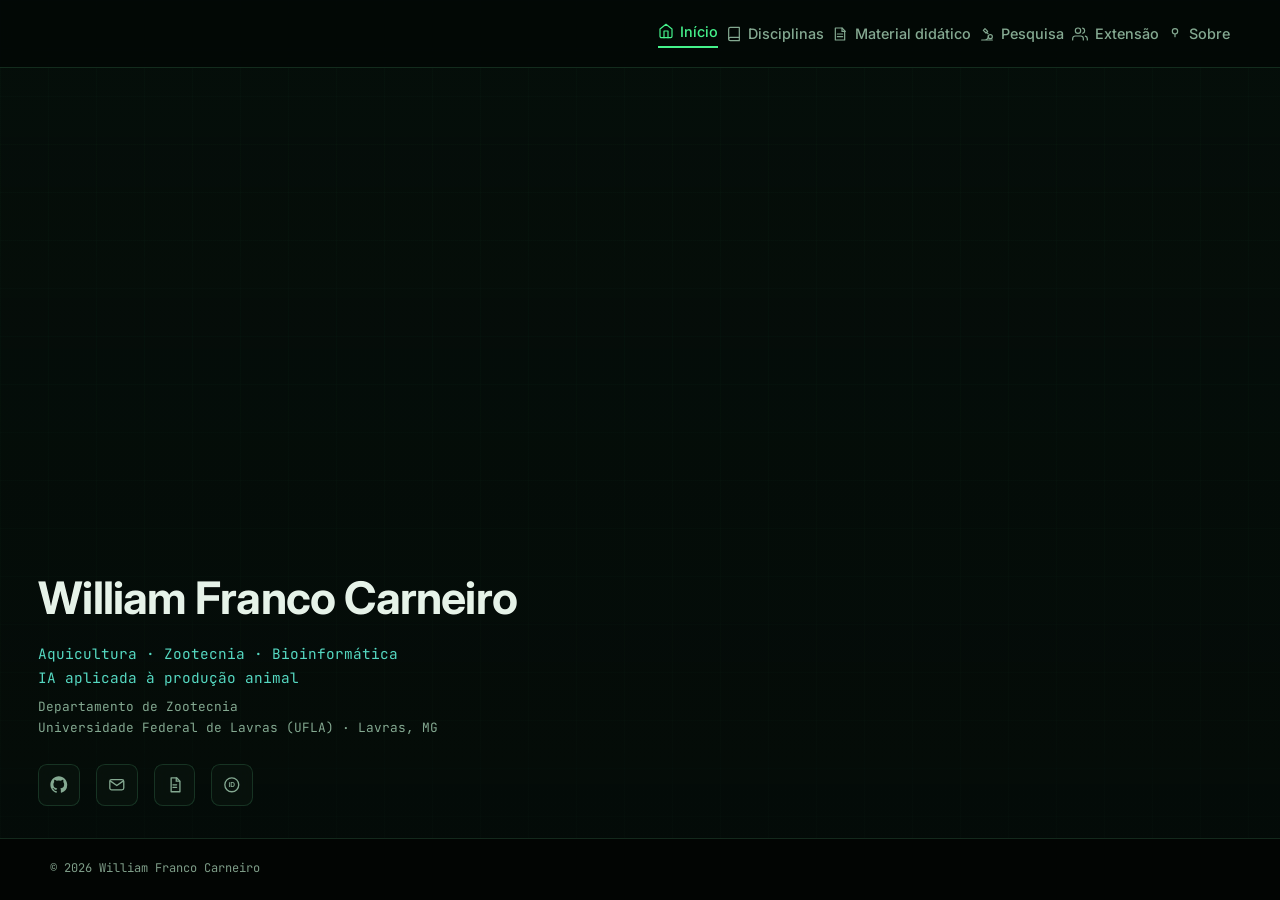
<file: index.html>
<!DOCTYPE html>
<html lang="pt-BR">
<head>
  <meta charset="UTF-8" />
  <meta name="viewport" content="width=device-width, initial-scale=1.0" />
  <title>William Franco Carneiro | Ensino, pesquisa e extensão</title>
  <meta name="description" content="Zootecnia, Aquicultura, Bioinformática e IA aplicada à produção animal." />
  <meta property="og:type" content="website" />
  <meta property="og:site_name" content="William Franco Carneiro" />
  <meta property="og:title" content="William Franco Carneiro | Ensino, pesquisa e extensão" />
  <meta property="og:description" content="Zootecnia, Aquicultura, Bioinformática e IA aplicada à produção animal." />
  <meta property="og:image" content="assets/og-professor-dark.png" />
  <meta property="og:locale" content="pt_BR" />
  <meta name="twitter:card" content="summary_large_image" />
  <meta name="twitter:title" content="William Franco Carneiro | Ensino, pesquisa e extensão" />
  <meta name="twitter:description" content="Zootecnia, Aquicultura, Bioinformática e IA aplicada à produção animal." />
  <meta name="twitter:image" content="assets/og-professor-dark.png" />
  <meta name="theme-color" content="#030806" />
  <link rel="preconnect" href="https://fonts.googleapis.com" />
  <link rel="preconnect" href="https://fonts.gstatic.com" crossorigin />
  <link href="https://fonts.googleapis.com/css2?family=Inter:wght@400;500;600;700;800&family=JetBrains+Mono:wght@400;500;600;700&display=swap" rel="stylesheet" />
  <link rel="stylesheet" href="assets/styles.css?v=12" />
</head>
<body class="home">
  <a class="skip-link" href="#conteudo">Pular para o conteúdo</a>

  <!-- fundo sutil com as imagens em crossfade -->
  <div class="hero-bg" aria-hidden="true">
    <div class="hero-bg__slide" style="background-image:url('assets/bg-aquicultura-aerea.png')"></div>
    <div class="hero-bg__slide" style="background-image:url('assets/bg-aquicultura-viveiros.png')"></div>
    <div class="hero-bg__slide hero-bg__slide--lift" style="background-image:url('assets/img-bg-IA- 4.png')"></div>
    <div class="hero-bg__slide" style="background-image:url('assets/img-bg-aquicultura - 4.jpg')"></div>
    <div class="hero-bg__slide hero-bg__slide--lift" style="background-image:url('assets/bg-precisao 1.png')"></div>
    <div class="hero-bg__slide hero-bg__slide--lift" style="background-image:url('assets/img-bg-bioinfo - 2.jpg')"></div>
  </div>

  <header class="site-header" id="inicio">
    <div class="container nav">
      <nav class="nav__links" id="primary-navigation" aria-label="Navegação principal">
        <a href="index.html" aria-current="true"><svg class="nav__icon" viewBox="0 0 24 24" aria-hidden="true"><path d="M3 9l9-7 9 7v11a2 2 0 0 1-2 2H5a2 2 0 0 1-2-2z" fill="none" stroke="currentColor" stroke-width="1.8" stroke-linecap="round" stroke-linejoin="round"/><polyline points="9 22 9 12 15 12 15 22" fill="none" stroke="currentColor" stroke-width="1.8" stroke-linecap="round" stroke-linejoin="round"/></svg> Início</a>
        <a href="disciplinas.html"><svg class="nav__icon" viewBox="0 0 24 24" aria-hidden="true"><path d="M4 19.5A2.5 2.5 0 0 1 6.5 17H20" fill="none" stroke="currentColor" stroke-width="1.8" stroke-linecap="round" stroke-linejoin="round"/><path d="M6.5 2H20v20H6.5A2.5 2.5 0 0 1 4 19.5v-15A2.5 2.5 0 0 1 6.5 2z" fill="none" stroke="currentColor" stroke-width="1.8" stroke-linecap="round" stroke-linejoin="round"/></svg> Disciplinas</a>
        <a href="recursos.html"><svg class="nav__icon" viewBox="0 0 24 24" aria-hidden="true"><path d="M5 3h10l4 4v14H5z" fill="none" stroke="currentColor" stroke-width="1.8" stroke-linejoin="round"/><path d="M15 3v5h5M8 12h8M8 16h8" fill="none" stroke="currentColor" stroke-width="1.8" stroke-linecap="round"/></svg> Material didático</a>
        <a href="pesquisa.html"><svg class="nav__icon" viewBox="0 0 24 24" aria-hidden="true"><path d="M4 21h16M8 21a6 6 0 0 0 6-6v-1" fill="none" stroke="currentColor" stroke-width="1.8" stroke-linecap="round"/><path d="m9 4 4 4-2.5 2.5-4-4zM12 10l2 2" fill="none" stroke="currentColor" stroke-width="1.8" stroke-linejoin="round"/><circle cx="17" cy="16" r="3" fill="none" stroke="currentColor" stroke-width="1.8"/></svg> Pesquisa</a>
        <a href="extensao.html"><svg class="nav__icon" viewBox="0 0 24 24" aria-hidden="true"><path d="M17 21v-2a4 4 0 0 0-4-4H5a4 4 0 0 0-4 4v2" fill="none" stroke="currentColor" stroke-width="1.8" stroke-linecap="round" stroke-linejoin="round"/><circle cx="9" cy="7" r="4" fill="none" stroke="currentColor" stroke-width="1.8"/><path d="M23 21v-2a4 4 0 0 0-3-3.87M16 3.13a4 4 0 0 1 0 7.75" fill="none" stroke="currentColor" stroke-width="1.8" stroke-linecap="round"/></svg> Extensão</a>
        <a href="sobre.html"><svg class="nav__icon" viewBox="0 0 24 24" aria-hidden="true"><circle cx="12" cy="8" r="4" fill="none" stroke="currentColor" stroke-width="1.8"/><path d="M12 12v4" fill="none" stroke="currentColor" stroke-width="1.8" stroke-linecap="round"/></svg> Sobre</a>
      </nav>
      <button class="nav__toggle" type="button" aria-label="Abrir menu" aria-controls="primary-navigation" aria-expanded="false">
        <span></span><span></span><span></span>
      </button>
    </div>
  </header>

  <main id="conteudo">
    <section class="hero-single" aria-labelledby="hero-title">
      <div class="container">
        <h1 id="hero-title" class="hero-single__name">William Franco Carneiro</h1>
        <div class="hero-single__info">
          <p class="hero-single__role">Aquicultura · Zootecnia · Bioinformática<br>IA aplicada à produção animal</p>
          <p class="hero-single__institution">Departamento de Zootecnia<br>Universidade Federal de Lavras (UFLA) · Lavras, MG</p>
        </div>
        <div class="hero-single__links">
          <a href="https://github.com/0xwillfc" target="_blank" rel="noopener noreferrer" aria-label="GitHub"><svg viewBox="0 0 24 24" aria-hidden="true"><path fill="currentColor" d="M12 .5C5.65.5.5 5.65.5 12c0 5.08 3.29 9.39 7.86 10.91.58.11.79-.25.79-.56 0-.28-.01-1.02-.02-2-3.2.7-3.88-1.54-3.88-1.54-.52-1.33-1.28-1.68-1.28-1.68-1.04-.71.08-.7.08-.7 1.15.08 1.76 1.18 1.76 1.18 1.03 1.76 2.7 1.25 3.36.96.1-.75.4-1.25.72-1.54-2.55-.29-5.23-1.28-5.23-5.68 0-1.26.45-2.28 1.18-3.09-.12-.29-.51-1.46.11-3.05 0 0 .96-.31 3.15 1.18a10.9 10.9 0 0 1 5.74 0c2.19-1.49 3.15-1.18 3.15-1.18.62 1.59.23 2.76.11 3.05.73.81 1.18 1.83 1.18 3.09 0 4.41-2.69 5.38-5.25 5.66.41.36.78 1.06.78 2.14 0 1.55-.01 2.8-.01 3.18 0 .31.21.68.8.56A11.52 11.52 0 0 0 23.5 12C23.5 5.65 18.35.5 12 .5Z"/></svg></a>
          <a href="mailto:william.carneiro@ufla.br" aria-label="E-mail"><svg viewBox="0 0 24 24" aria-hidden="true"><rect x="2.5" y="5" width="19" height="14" rx="2.5" fill="none" stroke="currentColor" stroke-width="1.8"/><path d="m3.5 7 8.5 6 8.5-6" fill="none" stroke="currentColor" stroke-width="1.8" stroke-linecap="round" stroke-linejoin="round"/></svg></a>
          <a href="http://lattes.cnpq.br/3693425003320071" target="_blank" rel="noopener noreferrer" aria-label="Lattes"><svg viewBox="0 0 24 24" aria-hidden="true"><path d="M7 2.5h7.5L19 7v14.5H7z" fill="none" stroke="currentColor" stroke-width="1.8" stroke-linejoin="round"/><path d="M14 2.5V7h4.5M9.5 12h5M9.5 15.5h5" fill="none" stroke="currentColor" stroke-width="1.8" stroke-linecap="round"/></svg></a>
          <a href="https://orcid.org/0000-0002-5163-4615" target="_blank" rel="noopener noreferrer" aria-label="ORCID"><svg viewBox="0 0 24 24" aria-hidden="true"><circle cx="12" cy="12" r="9.5" fill="none" stroke="currentColor" stroke-width="1.8"/><text x="7.5" y="15.5" font-family="Arial, sans-serif" font-size="9" font-weight="bold" fill="currentColor">iD</text></svg></a>
        </div>
      </div>
    </section>
  </main>

  <footer class="footer"><div class="container footer__inner"><p>© <span id="year">2026</span> William Franco Carneiro</p></div></footer>
  <script src="assets/main.js?v=12"></script>
</body>
</html>
</file>
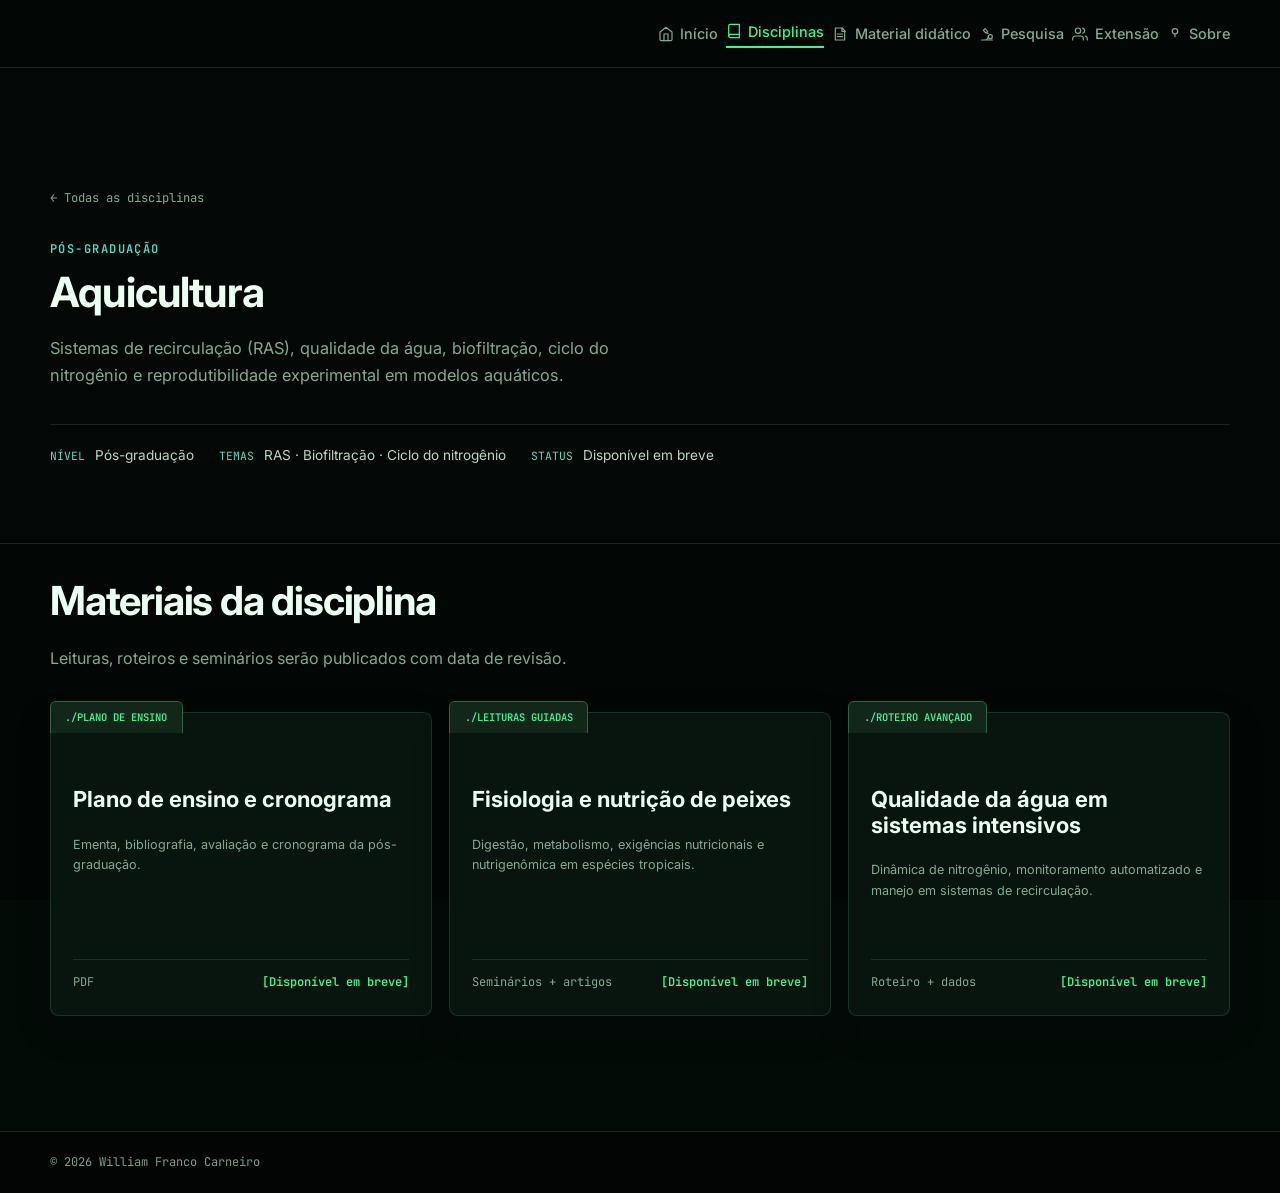
<file: aquicultura-pos.html>
<!DOCTYPE html>
<html lang="pt-BR">
<head>
  <meta charset="UTF-8" />
  <meta name="viewport" content="width=device-width, initial-scale=1.0" />
  <title>Aquicultura (Pós-graduação) | William Franco Carneiro</title>
  <meta name="description" content="Aquicultura - disciplina de pós-graduação: fisiologia e nutrição de peixes, qualidade da água e sistemas de produção. Materiais disponíveis em breve." />
  <meta property="og:type" content="website" />
  <meta property="og:site_name" content="William Franco Carneiro" />
  <meta property="og:title" content="Aquicultura (Pós-graduação) | William Franco Carneiro" />
  <meta property="og:description" content="Aquicultura - disciplina de pós-graduação: fisiologia e nutrição de peixes, qualidade da água e sistemas de produção. Materiais disponíveis em breve." />
  <meta property="og:image" content="assets/og-professor-dark.png" />
  <meta property="og:locale" content="pt_BR" />
  <meta name="twitter:card" content="summary_large_image" />
  <meta name="twitter:title" content="Aquicultura (Pós-graduação) | William Franco Carneiro" />
  <meta name="twitter:description" content="Aquicultura - disciplina de pós-graduação: fisiologia e nutrição de peixes, qualidade da água e sistemas de produção. Materiais disponíveis em breve." />
  <meta name="twitter:image" content="assets/og-professor-dark.png" />
  <meta name="theme-color" content="#030806" />
  <link rel="preconnect" href="https://fonts.googleapis.com" />
  <link rel="preconnect" href="https://fonts.gstatic.com" crossorigin />
  <link href="https://fonts.googleapis.com/css2?family=Inter:wght@400;500;600;700;800&family=JetBrains+Mono:wght@400;500;600;700&display=swap" rel="stylesheet" />
  <link rel="stylesheet" href="assets/styles.css?v=12" />
</head>
<body>
  <a class="skip-link" href="#conteudo">Pular para o conteúdo</a>

  <div class="page-bg" aria-hidden="true">
    <div class="page-bg__slide" style="background-image:url('assets/bg-aquicultura-viveiros.png')"></div>
    <div class="page-bg__slide" style="background-image:url('assets/img-bg-aquicultura - 4.jpg')"></div>
  </div>

  <header class="site-header">
    <div class="container nav">
      <nav class="nav__links" id="primary-navigation" aria-label="Navegação">
        <a href="index.html"><svg class="nav__icon" viewBox="0 0 24 24" aria-hidden="true"><path d="M3 9l9-7 9 7v11a2 2 0 0 1-2 2H5a2 2 0 0 1-2-2z" fill="none" stroke="currentColor" stroke-width="1.8" stroke-linecap="round" stroke-linejoin="round"/><polyline points="9 22 9 12 15 12 15 22" fill="none" stroke="currentColor" stroke-width="1.8" stroke-linecap="round" stroke-linejoin="round"/></svg> Início</a>
        <a href="disciplinas.html" aria-current="true"><svg class="nav__icon" viewBox="0 0 24 24" aria-hidden="true"><path d="M4 19.5A2.5 2.5 0 0 1 6.5 17H20" fill="none" stroke="currentColor" stroke-width="1.8" stroke-linecap="round" stroke-linejoin="round"/><path d="M6.5 2H20v20H6.5A2.5 2.5 0 0 1 4 19.5v-15A2.5 2.5 0 0 1 6.5 2z" fill="none" stroke="currentColor" stroke-width="1.8" stroke-linecap="round" stroke-linejoin="round"/></svg> Disciplinas</a>
        <a href="recursos.html"><svg class="nav__icon" viewBox="0 0 24 24" aria-hidden="true"><path d="M5 3h10l4 4v14H5z" fill="none" stroke="currentColor" stroke-width="1.8" stroke-linejoin="round"/><path d="M15 3v5h5M8 12h8M8 16h8" fill="none" stroke="currentColor" stroke-width="1.8" stroke-linecap="round"/></svg> Material didático</a>
        <a href="pesquisa.html"><svg class="nav__icon" viewBox="0 0 24 24" aria-hidden="true"><path d="M4 21h16M8 21a6 6 0 0 0 6-6v-1" fill="none" stroke="currentColor" stroke-width="1.8" stroke-linecap="round"/><path d="m9 4 4 4-2.5 2.5-4-4zM12 10l2 2" fill="none" stroke="currentColor" stroke-width="1.8" stroke-linejoin="round"/><circle cx="17" cy="16" r="3" fill="none" stroke="currentColor" stroke-width="1.8"/></svg> Pesquisa</a>
        <a href="extensao.html"><svg class="nav__icon" viewBox="0 0 24 24" aria-hidden="true"><path d="M17 21v-2a4 4 0 0 0-4-4H5a4 4 0 0 0-4 4v2" fill="none" stroke="currentColor" stroke-width="1.8" stroke-linecap="round" stroke-linejoin="round"/><circle cx="9" cy="7" r="4" fill="none" stroke="currentColor" stroke-width="1.8"/><path d="M23 21v-2a4 4 0 0 0-3-3.87M16 3.13a4 4 0 0 1 0 7.75" fill="none" stroke="currentColor" stroke-width="1.8" stroke-linecap="round"/></svg> Extensão</a>
        <a href="sobre.html"><svg class="nav__icon" viewBox="0 0 24 24" aria-hidden="true"><circle cx="12" cy="8" r="4" fill="none" stroke="currentColor" stroke-width="1.8"/><path d="M12 12v4" fill="none" stroke="currentColor" stroke-width="1.8" stroke-linecap="round"/></svg> Sobre</a>
      </nav>
      <button class="nav__toggle" type="button" aria-label="Abrir menu" aria-controls="primary-navigation" aria-expanded="false"><span></span><span></span><span></span></button>
    </div>
  </header>

  <main id="conteudo">
    <section class="page-hero">
      <div class="container">
        <a class="page-hero__back" href="disciplinas.html">← Todas as disciplinas</a>
        <p class="section-kicker">Pós-graduação</p>
        <h1>Aquicultura</h1>
        <p class="hero__lead">Sistemas de recirculação (RAS), qualidade da água, biofiltração, ciclo do nitrogênio e reprodutibilidade experimental em modelos aquáticos.</p>
        <dl class="page-hero__facts">
          <div><dt>Nível</dt><dd>Pós-graduação</dd></div>
          <div><dt>Temas</dt><dd>RAS · Biofiltração · Ciclo do nitrogênio</dd></div>
          <div><dt>Status</dt><dd>Disponível em breve</dd></div>
        </dl>
      </div>
    </section>
    <section class="section section--overlay section--tight-top">
      <div class="container">
        <div class="page-section-heading"><h2>Materiais da disciplina</h2><p>Leituras, roteiros e seminários serão publicados com data de revisão.</p></div>
        <div class="material-grid">
          <article class="material-card">
            <div class="material-card__tab">Plano de ensino</div>
            <h3>Plano de ensino e cronograma</h3>
            <p>Ementa, bibliografia, avaliação e cronograma da pós-graduação.</p>
            <div class="material-card__footer"><span>PDF</span><span class="status">Disponível em breve</span></div>
          </article>
          <article class="material-card">
            <div class="material-card__tab">Leituras guiadas</div>
            <h3>Fisiologia e nutrição de peixes</h3>
            <p>Digestão, metabolismo, exigências nutricionais e nutrigenômica em espécies tropicais.</p>
            <div class="material-card__footer"><span>Seminários + artigos</span><span class="status">Disponível em breve</span></div>
          </article>
          <article class="material-card">
            <div class="material-card__tab">Roteiro avançado</div>
            <h3>Qualidade da água em sistemas intensivos</h3>
            <p>Dinâmica de nitrogênio, monitoramento automatizado e manejo em sistemas de recirculação.</p>
            <div class="material-card__footer"><span>Roteiro + dados</span><span class="status">Disponível em breve</span></div>
          </article>
        </div>
      </div>
    </section>
  </main>
  <footer class="footer"><div class="container footer__inner"><p>© <span id="year">2026</span> William Franco Carneiro</p></div></footer>
  <script src="assets/main.js?v=12"></script>
</body>
</html>
</file>
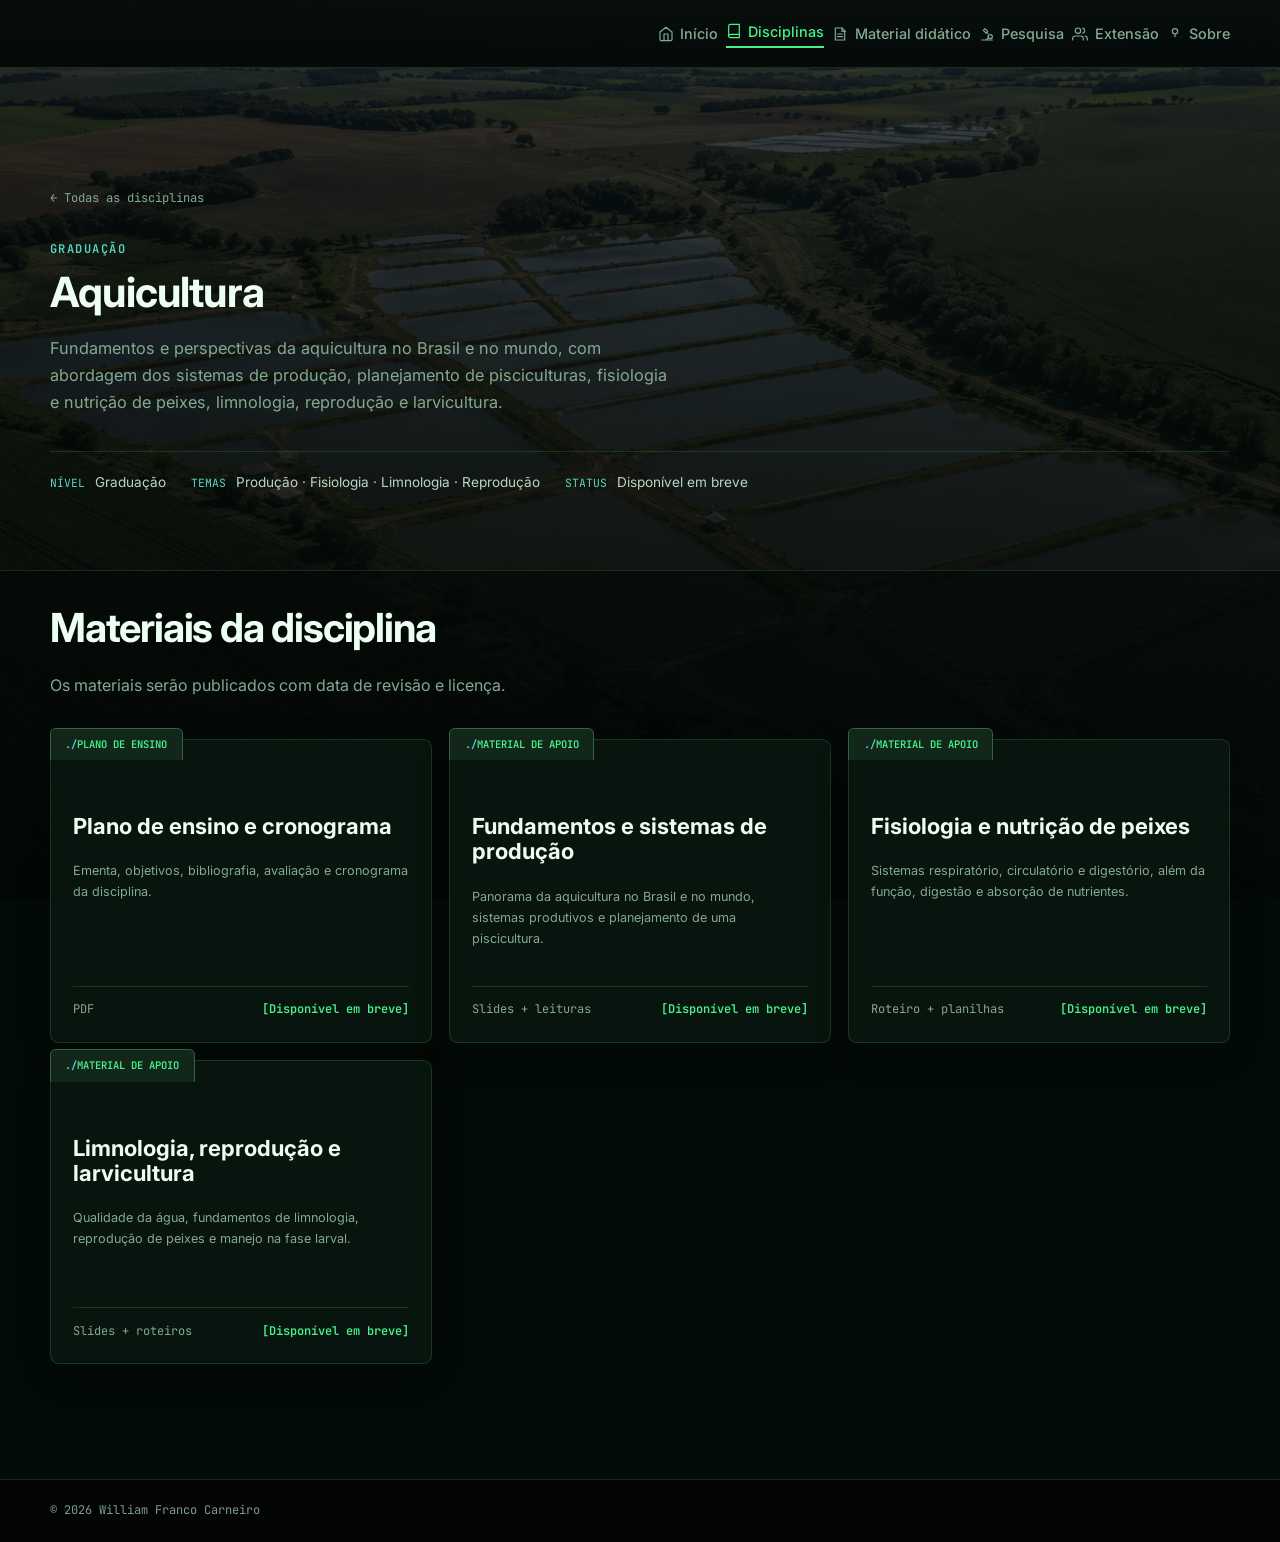
<file: aquicultura.html>
<!DOCTYPE html>
<html lang="pt-BR">
<head>
  <meta charset="UTF-8" />
  <meta name="viewport" content="width=device-width, initial-scale=1.0" />
  <title>Aquicultura | William Franco Carneiro</title>
  <meta name="description" content="Aquicultura - nutrição de peixes e qualidade da água: ementa, cronograma, slides, roteiros e planilhas. Materiais disponíveis em breve." />
  <meta property="og:type" content="website" />
  <meta property="og:site_name" content="William Franco Carneiro" />
  <meta property="og:title" content="Aquicultura | William Franco Carneiro" />
  <meta property="og:description" content="Aquicultura - nutrição de peixes e qualidade da água: ementa, cronograma, slides, roteiros e planilhas. Materiais disponíveis em breve." />
  <meta property="og:image" content="assets/og-professor-dark.png" />
  <meta property="og:locale" content="pt_BR" />
  <meta name="twitter:card" content="summary_large_image" />
  <meta name="twitter:title" content="Aquicultura | William Franco Carneiro" />
  <meta name="twitter:description" content="Aquicultura - nutrição de peixes e qualidade da água: ementa, cronograma, slides, roteiros e planilhas. Materiais disponíveis em breve." />
  <meta name="twitter:image" content="assets/og-professor-dark.png" />
  <meta name="theme-color" content="#030806" />
  <link rel="preconnect" href="https://fonts.googleapis.com" />
  <link rel="preconnect" href="https://fonts.gstatic.com" crossorigin />
  <link href="https://fonts.googleapis.com/css2?family=Inter:wght@400;500;600;700;800&family=JetBrains+Mono:wght@400;500;600;700&display=swap" rel="stylesheet" />
  <link rel="stylesheet" href="assets/styles.css?v=12" />
</head>
<body>
  <a class="skip-link" href="#conteudo">Pular para o conteúdo</a>

  <div class="page-bg" style="background-image:url('assets/bg-aquicultura-aerea.png')" aria-hidden="true"></div>

  <header class="site-header">
    <div class="container nav">
      <nav class="nav__links" id="primary-navigation" aria-label="Navegação">
        <a href="index.html"><svg class="nav__icon" viewBox="0 0 24 24" aria-hidden="true"><path d="M3 9l9-7 9 7v11a2 2 0 0 1-2 2H5a2 2 0 0 1-2-2z" fill="none" stroke="currentColor" stroke-width="1.8" stroke-linecap="round" stroke-linejoin="round"/><polyline points="9 22 9 12 15 12 15 22" fill="none" stroke="currentColor" stroke-width="1.8" stroke-linecap="round" stroke-linejoin="round"/></svg> Início</a>
        <a href="disciplinas.html" aria-current="true"><svg class="nav__icon" viewBox="0 0 24 24" aria-hidden="true"><path d="M4 19.5A2.5 2.5 0 0 1 6.5 17H20" fill="none" stroke="currentColor" stroke-width="1.8" stroke-linecap="round" stroke-linejoin="round"/><path d="M6.5 2H20v20H6.5A2.5 2.5 0 0 1 4 19.5v-15A2.5 2.5 0 0 1 6.5 2z" fill="none" stroke="currentColor" stroke-width="1.8" stroke-linecap="round" stroke-linejoin="round"/></svg> Disciplinas</a>
        <a href="recursos.html"><svg class="nav__icon" viewBox="0 0 24 24" aria-hidden="true"><path d="M5 3h10l4 4v14H5z" fill="none" stroke="currentColor" stroke-width="1.8" stroke-linejoin="round"/><path d="M15 3v5h5M8 12h8M8 16h8" fill="none" stroke="currentColor" stroke-width="1.8" stroke-linecap="round"/></svg> Material didático</a>
        <a href="pesquisa.html"><svg class="nav__icon" viewBox="0 0 24 24" aria-hidden="true"><path d="M4 21h16M8 21a6 6 0 0 0 6-6v-1" fill="none" stroke="currentColor" stroke-width="1.8" stroke-linecap="round"/><path d="m9 4 4 4-2.5 2.5-4-4zM12 10l2 2" fill="none" stroke="currentColor" stroke-width="1.8" stroke-linejoin="round"/><circle cx="17" cy="16" r="3" fill="none" stroke="currentColor" stroke-width="1.8"/></svg> Pesquisa</a>
        <a href="extensao.html"><svg class="nav__icon" viewBox="0 0 24 24" aria-hidden="true"><path d="M17 21v-2a4 4 0 0 0-4-4H5a4 4 0 0 0-4 4v2" fill="none" stroke="currentColor" stroke-width="1.8" stroke-linecap="round" stroke-linejoin="round"/><circle cx="9" cy="7" r="4" fill="none" stroke="currentColor" stroke-width="1.8"/><path d="M23 21v-2a4 4 0 0 0-3-3.87M16 3.13a4 4 0 0 1 0 7.75" fill="none" stroke="currentColor" stroke-width="1.8" stroke-linecap="round"/></svg> Extensão</a>
        <a href="sobre.html"><svg class="nav__icon" viewBox="0 0 24 24" aria-hidden="true"><circle cx="12" cy="8" r="4" fill="none" stroke="currentColor" stroke-width="1.8"/><path d="M12 12v4" fill="none" stroke="currentColor" stroke-width="1.8" stroke-linecap="round"/></svg> Sobre</a>
      </nav>
      <button class="nav__toggle" type="button" aria-label="Abrir menu" aria-controls="primary-navigation" aria-expanded="false"><span></span><span></span><span></span></button>
    </div>
  </header>

  <main id="conteudo">
    <section class="page-hero">
      <div class="container">
        <a class="page-hero__back" href="disciplinas.html">← Todas as disciplinas</a>
        <p class="section-kicker">Graduação</p>
        <h1>Aquicultura</h1>
        <p class="hero__lead">Fundamentos e perspectivas da aquicultura no Brasil e no mundo, com abordagem dos sistemas de produção, planejamento de pisciculturas, fisiologia e nutrição de peixes, limnologia, reprodução e larvicultura.</p>
        <dl class="page-hero__facts">
          <div><dt>Nível</dt><dd>Graduação</dd></div>
          <div><dt>Temas</dt><dd>Produção · Fisiologia · Limnologia · Reprodução</dd></div>
          <div><dt>Status</dt><dd>Disponível em breve</dd></div>
        </dl>
      </div>
    </section>
    <section class="section section--overlay section--tight-top">
      <div class="container">
        <div class="page-section-heading"><h2>Materiais da disciplina</h2><p>Os materiais serão publicados com data de revisão e licença.</p></div>
        <div class="material-grid">
          <article class="material-card">
            <div class="material-card__tab">Plano de ensino</div>
            <h3>Plano de ensino e cronograma</h3>
            <p>Ementa, objetivos, bibliografia, avaliação e cronograma da disciplina.</p>
            <div class="material-card__footer"><span>PDF</span><span class="status">Disponível em breve</span></div>
          </article>
          <article class="material-card">
            <div class="material-card__tab">Material de apoio</div>
            <h3>Fundamentos e sistemas de produção</h3>
            <p>Panorama da aquicultura no Brasil e no mundo, sistemas produtivos e planejamento de uma piscicultura.</p>
            <div class="material-card__footer"><span>Slides + leituras</span><span class="status">Disponível em breve</span></div>
          </article>
          <article class="material-card">
            <div class="material-card__tab">Material de apoio</div>
            <h3>Fisiologia e nutrição de peixes</h3>
            <p>Sistemas respiratório, circulatório e digestório, além da função, digestão e absorção de nutrientes.</p>
            <div class="material-card__footer"><span>Roteiro + planilhas</span><span class="status">Disponível em breve</span></div>
          </article>
          <article class="material-card">
            <div class="material-card__tab">Material de apoio</div>
            <h3>Limnologia, reprodução e larvicultura</h3>
            <p>Qualidade da água, fundamentos de limnologia, reprodução de peixes e manejo na fase larval.</p>
            <div class="material-card__footer"><span>Slides + roteiros</span><span class="status">Disponível em breve</span></div>
          </article>
        </div>
      </div>
    </section>
  </main>
  <footer class="footer"><div class="container footer__inner"><p>© <span id="year">2026</span> William Franco Carneiro</p></div></footer>
  <script src="assets/main.js?v=12"></script>
</body>
</html>
</file>
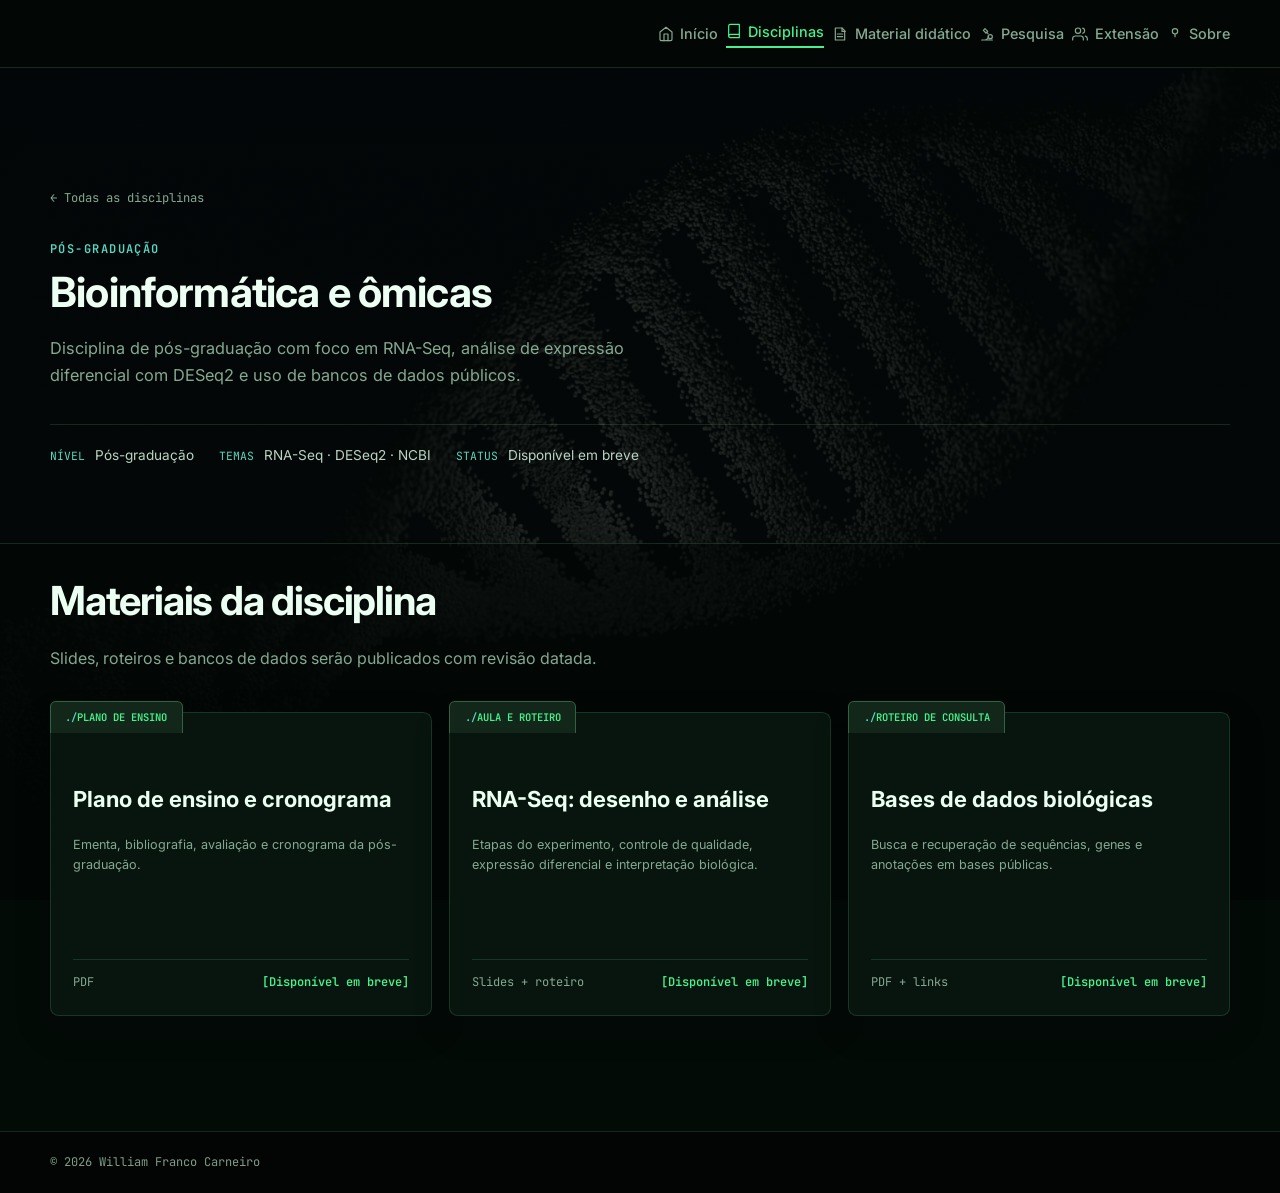
<file: bioinformatica.html>
<!DOCTYPE html>
<html lang="pt-BR">
<head>
  <meta charset="UTF-8" />
  <meta name="viewport" content="width=device-width, initial-scale=1.0" />
  <title>Bioinformática e ômicas | William Franco Carneiro</title>
  <meta name="description" content="Bioinformática e ômicas - disciplina de pós-graduação: RNA-Seq, bancos de dados e interpretação. Materiais disponíveis em breve." />
  <meta property="og:type" content="website" />
  <meta property="og:site_name" content="William Franco Carneiro" />
  <meta property="og:title" content="Bioinformática e ômicas | William Franco Carneiro" />
  <meta property="og:description" content="Bioinformática e ômicas - disciplina de pós-graduação: RNA-Seq, bancos de dados e interpretação. Materiais disponíveis em breve." />
  <meta property="og:image" content="assets/og-professor-dark.png" />
  <meta property="og:locale" content="pt_BR" />
  <meta name="twitter:card" content="summary_large_image" />
  <meta name="twitter:title" content="Bioinformática e ômicas | William Franco Carneiro" />
  <meta name="twitter:description" content="Bioinformática e ômicas - disciplina de pós-graduação: RNA-Seq, bancos de dados e interpretação. Materiais disponíveis em breve." />
  <meta name="twitter:image" content="assets/og-professor-dark.png" />
  <meta name="theme-color" content="#030806" />
  <link rel="preconnect" href="https://fonts.googleapis.com" />
  <link rel="preconnect" href="https://fonts.gstatic.com" crossorigin />
  <link href="https://fonts.googleapis.com/css2?family=Inter:wght@400;500;600;700;800&family=JetBrains+Mono:wght@400;500;600;700&display=swap" rel="stylesheet" />
  <link rel="stylesheet" href="assets/styles.css?v=12" />
</head>
<body>
  <a class="skip-link" href="#conteudo">Pular para o conteúdo</a>

  <div class="page-bg" style="background-image:url('assets/img-bg-bioinfo - 2.jpg')" aria-hidden="true"></div>
  <div class="bio-sequence" aria-hidden="true"><span>ATG CCT GAA TGC</span><span>RNA_SEQ.fit(reads)</span><span>CGT AAC TTA GGA</span><span>align(genome) → count(matrix)</span></div>

  <header class="site-header">
    <div class="container nav">
      <nav class="nav__links" id="primary-navigation" aria-label="Navegação">
        <a href="index.html"><svg class="nav__icon" viewBox="0 0 24 24" aria-hidden="true"><path d="M3 9l9-7 9 7v11a2 2 0 0 1-2 2H5a2 2 0 0 1-2-2z" fill="none" stroke="currentColor" stroke-width="1.8" stroke-linecap="round" stroke-linejoin="round"/><polyline points="9 22 9 12 15 12 15 22" fill="none" stroke="currentColor" stroke-width="1.8" stroke-linecap="round" stroke-linejoin="round"/></svg> Início</a>
        <a href="disciplinas.html" aria-current="true"><svg class="nav__icon" viewBox="0 0 24 24" aria-hidden="true"><path d="M4 19.5A2.5 2.5 0 0 1 6.5 17H20" fill="none" stroke="currentColor" stroke-width="1.8" stroke-linecap="round" stroke-linejoin="round"/><path d="M6.5 2H20v20H6.5A2.5 2.5 0 0 1 4 19.5v-15A2.5 2.5 0 0 1 6.5 2z" fill="none" stroke="currentColor" stroke-width="1.8" stroke-linecap="round" stroke-linejoin="round"/></svg> Disciplinas</a>
        <a href="recursos.html"><svg class="nav__icon" viewBox="0 0 24 24" aria-hidden="true"><path d="M5 3h10l4 4v14H5z" fill="none" stroke="currentColor" stroke-width="1.8" stroke-linejoin="round"/><path d="M15 3v5h5M8 12h8M8 16h8" fill="none" stroke="currentColor" stroke-width="1.8" stroke-linecap="round"/></svg> Material didático</a>
        <a href="pesquisa.html"><svg class="nav__icon" viewBox="0 0 24 24" aria-hidden="true"><path d="M4 21h16M8 21a6 6 0 0 0 6-6v-1" fill="none" stroke="currentColor" stroke-width="1.8" stroke-linecap="round"/><path d="m9 4 4 4-2.5 2.5-4-4zM12 10l2 2" fill="none" stroke="currentColor" stroke-width="1.8" stroke-linejoin="round"/><circle cx="17" cy="16" r="3" fill="none" stroke="currentColor" stroke-width="1.8"/></svg> Pesquisa</a>
        <a href="extensao.html"><svg class="nav__icon" viewBox="0 0 24 24" aria-hidden="true"><path d="M17 21v-2a4 4 0 0 0-4-4H5a4 4 0 0 0-4 4v2" fill="none" stroke="currentColor" stroke-width="1.8" stroke-linecap="round" stroke-linejoin="round"/><circle cx="9" cy="7" r="4" fill="none" stroke="currentColor" stroke-width="1.8"/><path d="M23 21v-2a4 4 0 0 0-3-3.87M16 3.13a4 4 0 0 1 0 7.75" fill="none" stroke="currentColor" stroke-width="1.8" stroke-linecap="round"/></svg> Extensão</a>
        <a href="sobre.html"><svg class="nav__icon" viewBox="0 0 24 24" aria-hidden="true"><circle cx="12" cy="8" r="4" fill="none" stroke="currentColor" stroke-width="1.8"/><path d="M12 12v4" fill="none" stroke="currentColor" stroke-width="1.8" stroke-linecap="round"/></svg> Sobre</a>
      </nav>
      <button class="nav__toggle" type="button" aria-label="Abrir menu" aria-controls="primary-navigation" aria-expanded="false"><span></span><span></span><span></span></button>
    </div>
  </header>

  <main id="conteudo">
    <section class="page-hero">
      <div class="container">
        <a class="page-hero__back" href="disciplinas.html">← Todas as disciplinas</a>
        <p class="section-kicker">Pós-graduação</p>
        <h1>Bioinformática e ômicas</h1>
        <p class="hero__lead">Disciplina de pós-graduação com foco em RNA-Seq, análise de expressão diferencial com DESeq2 e uso de bancos de dados públicos.</p>
        <dl class="page-hero__facts">
          <div><dt>Nível</dt><dd>Pós-graduação</dd></div>
          <div><dt>Temas</dt><dd>RNA-Seq · DESeq2 · NCBI</dd></div>
          <div><dt>Status</dt><dd>Disponível em breve</dd></div>
        </dl>
      </div>
    </section>
    <section class="section section--overlay section--tight-top">
      <div class="container">
        <div class="page-section-heading"><h2>Materiais da disciplina</h2><p>Slides, roteiros e bancos de dados serão publicados com revisão datada.</p></div>
        <div class="material-grid">
          <article class="material-card">
            <div class="material-card__tab">Plano de ensino</div>
            <h3>Plano de ensino e cronograma</h3>
            <p>Ementa, bibliografia, avaliação e cronograma da pós-graduação.</p>
            <div class="material-card__footer"><span>PDF</span><span class="status">Disponível em breve</span></div>
          </article>
          <article class="material-card">
            <div class="material-card__tab">Aula e roteiro</div>
            <h3>RNA-Seq: desenho e análise</h3>
            <p>Etapas do experimento, controle de qualidade, expressão diferencial e interpretação biológica.</p>
            <div class="material-card__footer"><span>Slides + roteiro</span><span class="status">Disponível em breve</span></div>
          </article>
          <article class="material-card">
            <div class="material-card__tab">Roteiro de consulta</div>
            <h3>Bases de dados biológicas</h3>
            <p>Busca e recuperação de sequências, genes e anotações em bases públicas.</p>
            <div class="material-card__footer"><span>PDF + links</span><span class="status">Disponível em breve</span></div>
          </article>
        </div>
      </div>
    </section>
  </main>
  <footer class="footer"><div class="container footer__inner"><p>© <span id="year">2026</span> William Franco Carneiro</p></div></footer>
  <script src="assets/main.js?v=12"></script>
</body>
</html>
</file>
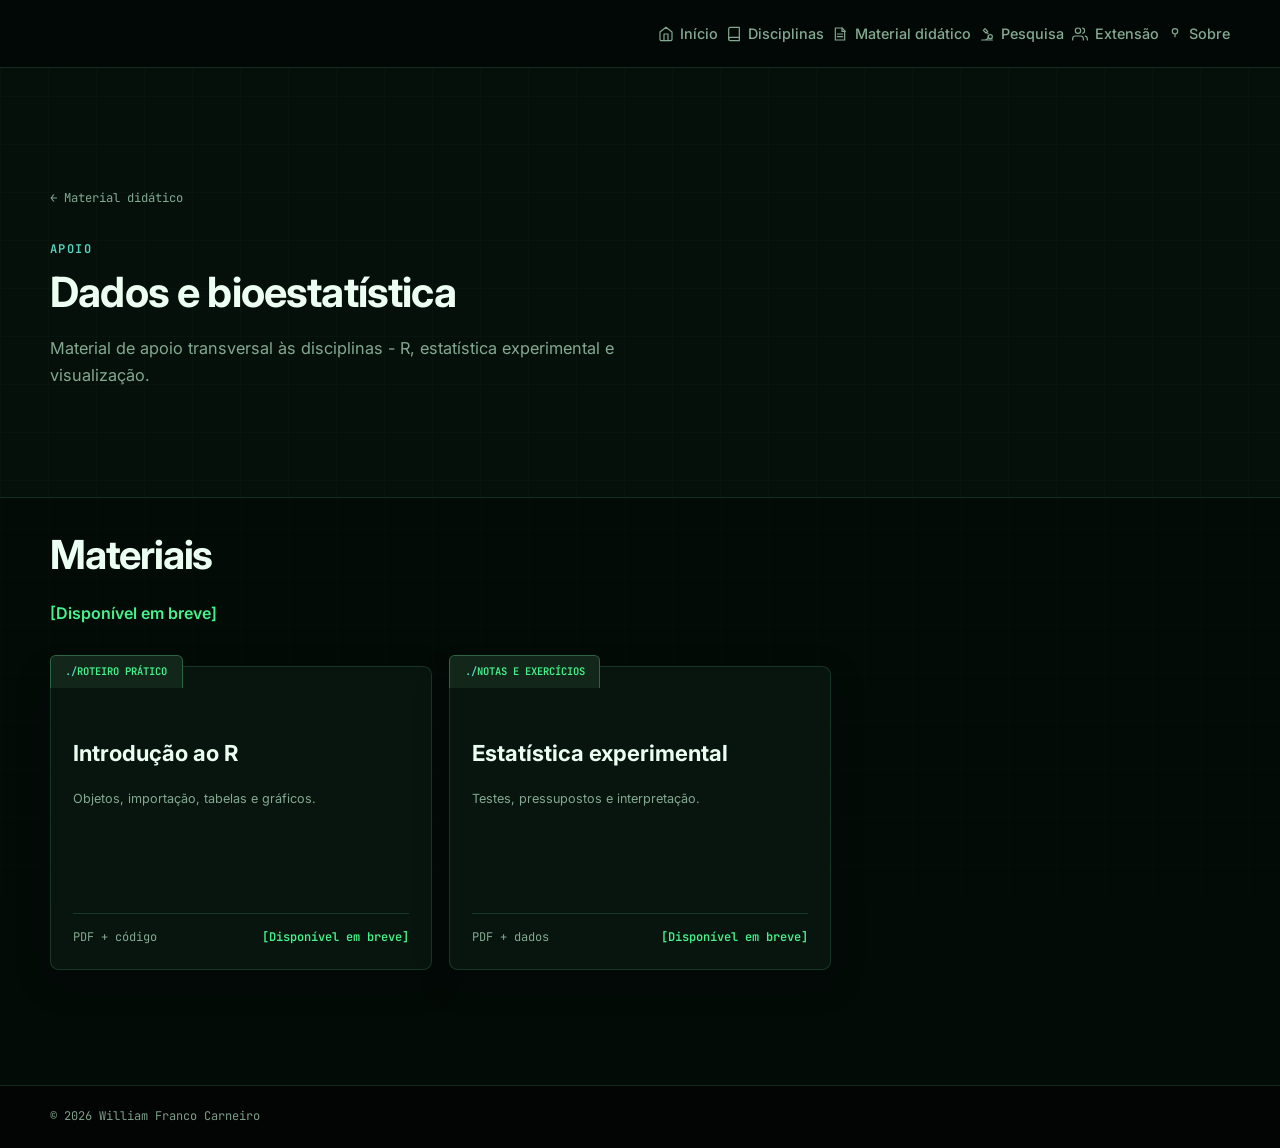
<file: dados.html>
<!DOCTYPE html>
<html lang="pt-BR">
<head>
  <meta charset="UTF-8" />
  <meta name="viewport" content="width=device-width, initial-scale=1.0" />
  <title>Dados e Bioestatística | William Franco Carneiro</title>
  <meta name="description" content="Dados e bioestatística - introdução ao R e estatística experimental. Materiais disponíveis em breve." />
  <meta property="og:type" content="website" />
  <meta property="og:site_name" content="William Franco Carneiro" />
  <meta property="og:title" content="Dados e Bioestatística | William Franco Carneiro" />
  <meta property="og:description" content="Dados e bioestatística - introdução ao R e estatística experimental. Materiais disponíveis em breve." />
  <meta property="og:image" content="assets/og-professor-dark.png" />
  <meta property="og:locale" content="pt_BR" />
  <meta name="twitter:card" content="summary_large_image" />
  <meta name="twitter:title" content="Dados e Bioestatística | William Franco Carneiro" />
  <meta name="twitter:description" content="Dados e bioestatística - introdução ao R e estatística experimental. Materiais disponíveis em breve." />
  <meta name="twitter:image" content="assets/og-professor-dark.png" />
  <meta name="theme-color" content="#030806" />
  <link rel="preconnect" href="https://fonts.googleapis.com" />
  <link rel="preconnect" href="https://fonts.gstatic.com" crossorigin />
  <link href="https://fonts.googleapis.com/css2?family=Inter:wght@400;500;600;700;800&family=JetBrains+Mono:wght@400;500;600;700&display=swap" rel="stylesheet" />
  <link rel="stylesheet" href="assets/styles.css?v=12" />
</head>
<body>
  <a class="skip-link" href="#conteudo">Pular para o conteúdo</a>

  <header class="site-header">
    <div class="container nav">
      <nav class="nav__links" id="primary-navigation" aria-label="Navegação">
        <a href="index.html"><svg class="nav__icon" viewBox="0 0 24 24" aria-hidden="true"><path d="M3 9l9-7 9 7v11a2 2 0 0 1-2 2H5a2 2 0 0 1-2-2z" fill="none" stroke="currentColor" stroke-width="1.8" stroke-linecap="round" stroke-linejoin="round"/><polyline points="9 22 9 12 15 12 15 22" fill="none" stroke="currentColor" stroke-width="1.8" stroke-linecap="round" stroke-linejoin="round"/></svg> Início</a>
        <a href="disciplinas.html"><svg class="nav__icon" viewBox="0 0 24 24" aria-hidden="true"><path d="M4 19.5A2.5 2.5 0 0 1 6.5 17H20" fill="none" stroke="currentColor" stroke-width="1.8" stroke-linecap="round" stroke-linejoin="round"/><path d="M6.5 2H20v20H6.5A2.5 2.5 0 0 1 4 19.5v-15A2.5 2.5 0 0 1 6.5 2z" fill="none" stroke="currentColor" stroke-width="1.8" stroke-linecap="round" stroke-linejoin="round"/></svg> Disciplinas</a>
        <a href="recursos.html"><svg class="nav__icon" viewBox="0 0 24 24" aria-hidden="true"><path d="M5 3h10l4 4v14H5z" fill="none" stroke="currentColor" stroke-width="1.8" stroke-linejoin="round"/><path d="M15 3v5h5M8 12h8M8 16h8" fill="none" stroke="currentColor" stroke-width="1.8" stroke-linecap="round"/></svg> Material didático</a>
        <a href="pesquisa.html"><svg class="nav__icon" viewBox="0 0 24 24" aria-hidden="true"><path d="M4 21h16M8 21a6 6 0 0 0 6-6v-1" fill="none" stroke="currentColor" stroke-width="1.8" stroke-linecap="round"/><path d="m9 4 4 4-2.5 2.5-4-4zM12 10l2 2" fill="none" stroke="currentColor" stroke-width="1.8" stroke-linejoin="round"/><circle cx="17" cy="16" r="3" fill="none" stroke="currentColor" stroke-width="1.8"/></svg> Pesquisa</a>
        <a href="extensao.html"><svg class="nav__icon" viewBox="0 0 24 24" aria-hidden="true"><path d="M17 21v-2a4 4 0 0 0-4-4H5a4 4 0 0 0-4 4v2" fill="none" stroke="currentColor" stroke-width="1.8" stroke-linecap="round" stroke-linejoin="round"/><circle cx="9" cy="7" r="4" fill="none" stroke="currentColor" stroke-width="1.8"/><path d="M23 21v-2a4 4 0 0 0-3-3.87M16 3.13a4 4 0 0 1 0 7.75" fill="none" stroke="currentColor" stroke-width="1.8" stroke-linecap="round"/></svg> Extensão</a>
        <a href="sobre.html"><svg class="nav__icon" viewBox="0 0 24 24" aria-hidden="true"><circle cx="12" cy="8" r="4" fill="none" stroke="currentColor" stroke-width="1.8"/><path d="M12 12v4" fill="none" stroke="currentColor" stroke-width="1.8" stroke-linecap="round"/></svg> Sobre</a>
      </nav>
      <button class="nav__toggle" type="button" aria-label="Abrir menu" aria-controls="primary-navigation" aria-expanded="false"><span></span><span></span><span></span></button>
    </div>
  </header>

  <main id="conteudo">
    <section class="page-hero">
      <div class="container">
        <a class="page-hero__back" href="recursos.html">← Material didático</a>
        <p class="section-kicker">Apoio</p>
        <h1>Dados e bioestatística</h1>
        <p class="hero__lead">Material de apoio transversal às disciplinas - R, estatística experimental e visualização.</p>
      </div>
    </section>
    <section class="section section--overlay section--tight-top">
      <div class="container">
        <div class="page-section-heading"><h2>Materiais</h2><p><span class="status">Disponível em breve</span></p></div>
        <div class="material-grid">
          <article class="material-card"><div class="material-card__tab">Roteiro prático</div><h3>Introdução ao R</h3><p>Objetos, importação, tabelas e gráficos.</p><div class="material-card__footer"><span>PDF + código</span><span class="status">Disponível em breve</span></div></article>
          <article class="material-card"><div class="material-card__tab">Notas e exercícios</div><h3>Estatística experimental</h3><p>Testes, pressupostos e interpretação.</p><div class="material-card__footer"><span>PDF + dados</span><span class="status">Disponível em breve</span></div></article>
        </div>
      </div>
    </section>
  </main>
  <footer class="footer"><div class="container footer__inner"><p>© <span id="year">2026</span> William Franco Carneiro</p></div></footer>
  <script src="assets/main.js?v=12"></script>
</body>
</html>
</file>
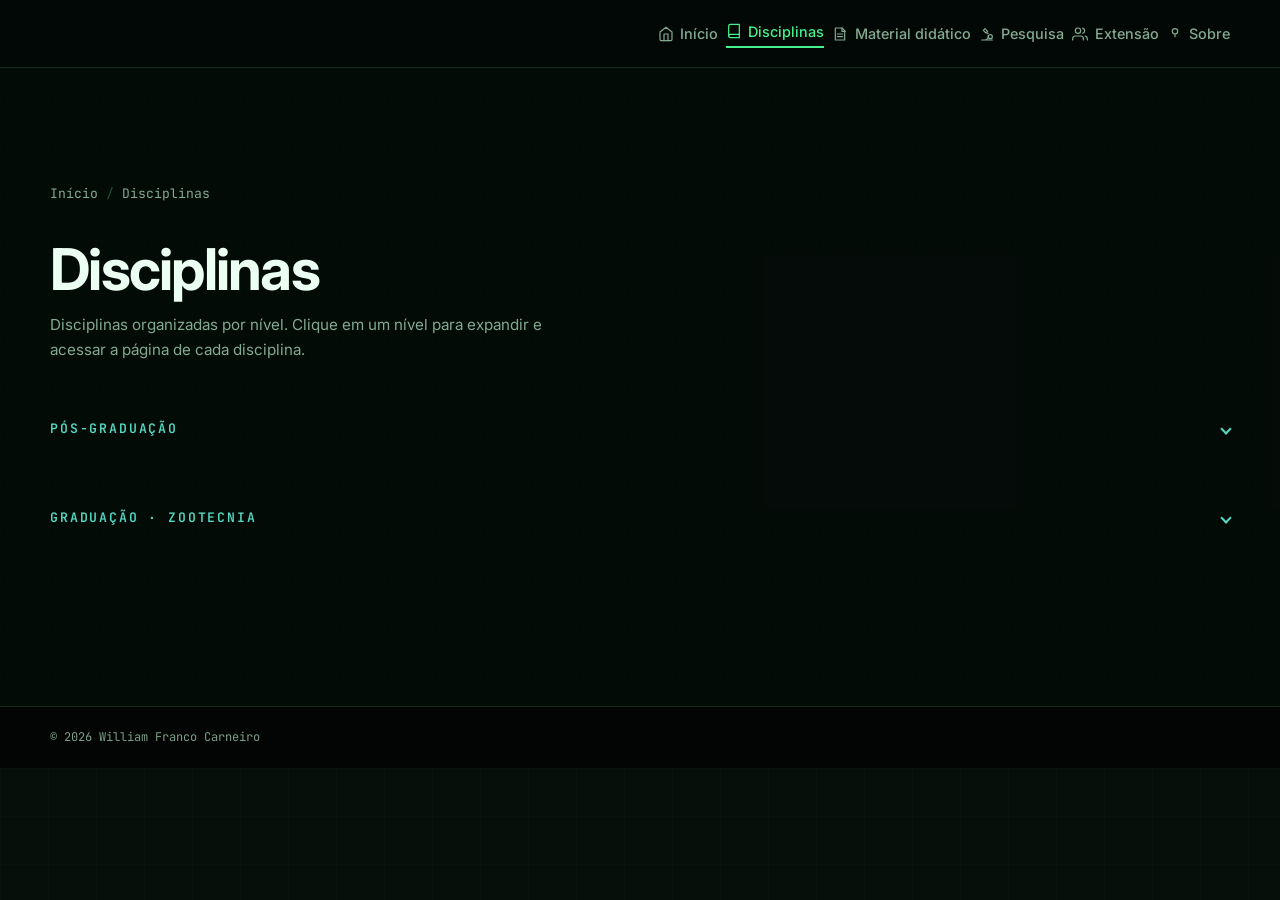
<file: disciplinas.html>
<!DOCTYPE html>
<html lang="pt-BR">
<head>
  <meta charset="UTF-8" />
  <meta name="viewport" content="width=device-width, initial-scale=1.0" />
  <title>Disciplinas | William Franco Carneiro</title>
  <meta name="description" content="Disciplinas de graduação e pós-graduação de William Franco Carneiro - Aquicultura, Zootecnia de Precisão e IA, Bioinformática." />
  <meta property="og:type" content="website" />
  <meta property="og:site_name" content="William Franco Carneiro" />
  <meta property="og:title" content="Disciplinas | William Franco Carneiro" />
  <meta property="og:description" content="Disciplinas de graduação e pós-graduação de William Franco Carneiro - Aquicultura, Zootecnia de Precisão e IA, Bioinformática." />
  <meta property="og:image" content="assets/og-professor-dark.png" />
  <meta property="og:locale" content="pt_BR" />
  <meta name="twitter:card" content="summary_large_image" />
  <meta name="twitter:title" content="Disciplinas | William Franco Carneiro" />
  <meta name="twitter:description" content="Disciplinas de graduação e pós-graduação de William Franco Carneiro - Aquicultura, Zootecnia de Precisão e IA, Bioinformática." />
  <meta name="twitter:image" content="assets/og-professor-dark.png" />
  <meta name="theme-color" content="#030806" />
  <link rel="preconnect" href="https://fonts.googleapis.com" />
  <link rel="preconnect" href="https://fonts.gstatic.com" crossorigin />
  <link href="https://fonts.googleapis.com/css2?family=Inter:wght@400;500;600;700;800&family=JetBrains+Mono:wght@400;500;600;700&display=swap" rel="stylesheet" />
  <link rel="stylesheet" href="assets/styles.css?v=12" />
</head>
<body>
  <a class="skip-link" href="#conteudo">Pular para o conteúdo</a>
  <header class="site-header">
    <div class="container nav">
      <nav class="nav__links" id="primary-navigation" aria-label="Navegação">
        <a href="index.html"><svg class="nav__icon" viewBox="0 0 24 24" aria-hidden="true"><path d="M3 9l9-7 9 7v11a2 2 0 0 1-2 2H5a2 2 0 0 1-2-2z" fill="none" stroke="currentColor" stroke-width="1.8" stroke-linecap="round" stroke-linejoin="round"/><polyline points="9 22 9 12 15 12 15 22" fill="none" stroke="currentColor" stroke-width="1.8" stroke-linecap="round" stroke-linejoin="round"/></svg> Início</a>
        <a href="disciplinas.html" aria-current="true"><svg class="nav__icon" viewBox="0 0 24 24" aria-hidden="true"><path d="M4 19.5A2.5 2.5 0 0 1 6.5 17H20" fill="none" stroke="currentColor" stroke-width="1.8" stroke-linecap="round" stroke-linejoin="round"/><path d="M6.5 2H20v20H6.5A2.5 2.5 0 0 1 4 19.5v-15A2.5 2.5 0 0 1 6.5 2z" fill="none" stroke="currentColor" stroke-width="1.8" stroke-linecap="round" stroke-linejoin="round"/></svg> Disciplinas</a>
        <a href="recursos.html"><svg class="nav__icon" viewBox="0 0 24 24" aria-hidden="true"><path d="M5 3h10l4 4v14H5z" fill="none" stroke="currentColor" stroke-width="1.8" stroke-linejoin="round"/><path d="M15 3v5h5M8 12h8M8 16h8" fill="none" stroke="currentColor" stroke-width="1.8" stroke-linecap="round"/></svg> Material didático</a>
        <a href="pesquisa.html"><svg class="nav__icon" viewBox="0 0 24 24" aria-hidden="true"><path d="M4 21h16M8 21a6 6 0 0 0 6-6v-1" fill="none" stroke="currentColor" stroke-width="1.8" stroke-linecap="round"/><path d="m9 4 4 4-2.5 2.5-4-4zM12 10l2 2" fill="none" stroke="currentColor" stroke-width="1.8" stroke-linejoin="round"/><circle cx="17" cy="16" r="3" fill="none" stroke="currentColor" stroke-width="1.8"/></svg> Pesquisa</a>
        <a href="extensao.html"><svg class="nav__icon" viewBox="0 0 24 24" aria-hidden="true"><path d="M17 21v-2a4 4 0 0 0-4-4H5a4 4 0 0 0-4 4v2" fill="none" stroke="currentColor" stroke-width="1.8" stroke-linecap="round" stroke-linejoin="round"/><circle cx="9" cy="7" r="4" fill="none" stroke="currentColor" stroke-width="1.8"/><path d="M23 21v-2a4 4 0 0 0-3-3.87M16 3.13a4 4 0 0 1 0 7.75" fill="none" stroke="currentColor" stroke-width="1.8" stroke-linecap="round"/></svg> Extensão</a>
        <a href="sobre.html"><svg class="nav__icon" viewBox="0 0 24 24" aria-hidden="true"><circle cx="12" cy="8" r="4" fill="none" stroke="currentColor" stroke-width="1.8"/><path d="M12 12v4" fill="none" stroke="currentColor" stroke-width="1.8" stroke-linecap="round"/></svg> Sobre</a>
      </nav>
      <button class="nav__toggle" type="button" aria-label="Abrir menu" aria-controls="primary-navigation" aria-expanded="false"><span></span><span></span><span></span></button>
    </div>
  </header>
  <main id="conteudo">
    <section class="section section--overlay" style="border-top: 0;">
      <div class="container">
        <p class="crumbs"><a href="index.html">Início</a> <span>Disciplinas</span></p>
        <h1 class="list-title">Disciplinas</h1>
        <p class="list-lead">Disciplinas organizadas por nível. Clique em um nível para expandir e acessar a página de cada disciplina.</p>

        <details class="list-group">
          <summary class="list-group__label">Pós-graduação</summary>
          <a class="disc-row" href="aquicultura-pos.html">
            <span class="disc-row__tag">PÓS</span>
            <div>
              <h3>Aquicultura</h3>
              <p class="disc-row__meta">Pós-graduação · 2026</p>
              <p class="disc-row__desc">Sistemas de recirculação (RAS), qualidade da água, biofiltração, ciclo do nitrogênio e reprodutibilidade experimental em modelos aquáticos.</p>
            </div>
            <span class="disc-row__soon">Em breve</span>
          </a>
          <a class="disc-row" href="bioinformatica.html">
            <span class="disc-row__tag">PPGZ</span>
            <div>
              <h3>Bioinformática e ômicas</h3>
              <p class="disc-row__meta">Pós-graduação em Zootecnia · 2026</p>
              <p class="disc-row__desc">RNA-Seq, análise de expressão gênica, pipelines em R e Python para dados ômicos aplicados à produção animal.</p>
            </div>
            <span class="disc-row__soon">Em breve</span>
          </a>
        </details>

        <details class="list-group">
          <summary class="list-group__label">Graduação · Zootecnia</summary>
          <a class="disc-row" href="aquicultura.html">
            <span class="disc-row__tag">ZOO</span>
            <div>
              <h3>Aquicultura</h3>
              <p class="disc-row__meta">Graduação em Zootecnia · 2026</p>
              <p class="disc-row__desc">Sistemas de produção aquícola, manejo, qualidade da água e espécies cultivadas no Brasil.</p>
            </div>
            <span class="disc-row__soon">Em breve</span>
          </a>
          <a class="disc-row" href="precisao.html">
            <span class="disc-row__tag">ZOO</span>
            <div>
              <h3>Zootecnia de precisão e IA aplicada à produção animal</h3>
              <p class="disc-row__meta">Graduação em Zootecnia · 2026</p>
              <p class="disc-row__desc">Sensores, dados, automação e inteligência artificial na produção animal moderna.</p>
            </div>
            <span class="disc-row__soon">Em breve</span>
          </a>
        </details>

      </div>
    </section>
  </main>
  <footer class="footer"><div class="container footer__inner"><p>© <span id="year">2026</span> William Franco Carneiro</p></div></footer>
  <script src="assets/main.js?v=12"></script>
</body>
</html>
</file>
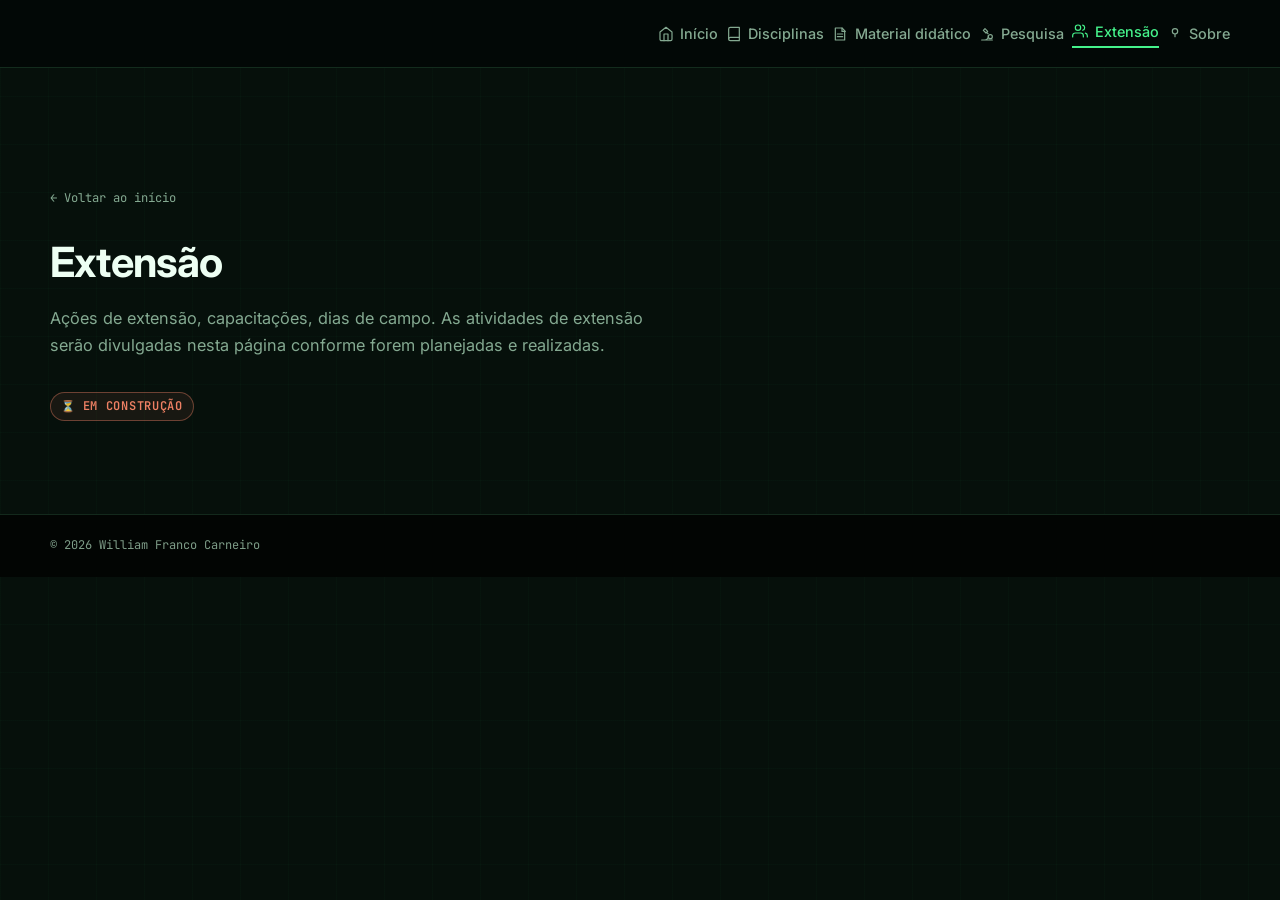
<file: extensao.html>
<!DOCTYPE html>
<html lang="pt-BR">
<head>
  <meta charset="UTF-8" />
  <meta name="viewport" content="width=device-width, initial-scale=1.0" />
  <title>Extensão | William Franco Carneiro</title>
  <meta name="description" content="Extensão - ações, capacitações e transferência de tecnologia em aquicultura e produção animal." />
  <meta property="og:type" content="website" />
  <meta property="og:site_name" content="William Franco Carneiro" />
  <meta property="og:title" content="Extensão | William Franco Carneiro" />
  <meta property="og:description" content="Extensão - ações, capacitações e transferência de tecnologia em aquicultura e produção animal." />
  <meta property="og:image" content="assets/og-professor-dark.png" />
  <meta property="og:locale" content="pt_BR" />
  <meta name="twitter:card" content="summary_large_image" />
  <meta name="twitter:title" content="Extensão | William Franco Carneiro" />
  <meta name="twitter:description" content="Extensão - ações, capacitações e transferência de tecnologia em aquicultura e produção animal." />
  <meta name="twitter:image" content="assets/og-professor-dark.png" />
  <meta name="theme-color" content="#030806" />
  <link rel="preconnect" href="https://fonts.googleapis.com" />
  <link rel="preconnect" href="https://fonts.gstatic.com" crossorigin />
  <link href="https://fonts.googleapis.com/css2?family=Inter:wght@400;500;600;700;800&family=JetBrains+Mono:wght@400;500;600;700&display=swap" rel="stylesheet" />
  <link rel="stylesheet" href="assets/styles.css?v=12" />
</head>
<body>
  <a class="skip-link" href="#conteudo">Pular para o conteúdo</a>

  <header class="site-header">
    <div class="container nav">
      <nav class="nav__links" id="primary-navigation" aria-label="Navegação">
        <a href="index.html"><svg class="nav__icon" viewBox="0 0 24 24" aria-hidden="true"><path d="M3 9l9-7 9 7v11a2 2 0 0 1-2 2H5a2 2 0 0 1-2-2z" fill="none" stroke="currentColor" stroke-width="1.8" stroke-linecap="round" stroke-linejoin="round"/><polyline points="9 22 9 12 15 12 15 22" fill="none" stroke="currentColor" stroke-width="1.8" stroke-linecap="round" stroke-linejoin="round"/></svg> Início</a>
        <a href="disciplinas.html"><svg class="nav__icon" viewBox="0 0 24 24" aria-hidden="true"><path d="M4 19.5A2.5 2.5 0 0 1 6.5 17H20" fill="none" stroke="currentColor" stroke-width="1.8" stroke-linecap="round" stroke-linejoin="round"/><path d="M6.5 2H20v20H6.5A2.5 2.5 0 0 1 4 19.5v-15A2.5 2.5 0 0 1 6.5 2z" fill="none" stroke="currentColor" stroke-width="1.8" stroke-linecap="round" stroke-linejoin="round"/></svg> Disciplinas</a>
        <a href="recursos.html"><svg class="nav__icon" viewBox="0 0 24 24" aria-hidden="true"><path d="M5 3h10l4 4v14H5z" fill="none" stroke="currentColor" stroke-width="1.8" stroke-linejoin="round"/><path d="M15 3v5h5M8 12h8M8 16h8" fill="none" stroke="currentColor" stroke-width="1.8" stroke-linecap="round"/></svg> Material didático</a>
        <a href="pesquisa.html"><svg class="nav__icon" viewBox="0 0 24 24" aria-hidden="true"><path d="M4 21h16M8 21a6 6 0 0 0 6-6v-1" fill="none" stroke="currentColor" stroke-width="1.8" stroke-linecap="round"/><path d="m9 4 4 4-2.5 2.5-4-4zM12 10l2 2" fill="none" stroke="currentColor" stroke-width="1.8" stroke-linejoin="round"/><circle cx="17" cy="16" r="3" fill="none" stroke="currentColor" stroke-width="1.8"/></svg> Pesquisa</a>
        <a href="extensao.html" aria-current="true"><svg class="nav__icon" viewBox="0 0 24 24" aria-hidden="true"><path d="M17 21v-2a4 4 0 0 0-4-4H5a4 4 0 0 0-4 4v2" fill="none" stroke="currentColor" stroke-width="1.8" stroke-linecap="round" stroke-linejoin="round"/><circle cx="9" cy="7" r="4" fill="none" stroke="currentColor" stroke-width="1.8"/><path d="M23 21v-2a4 4 0 0 0-3-3.87M16 3.13a4 4 0 0 1 0 7.75" fill="none" stroke="currentColor" stroke-width="1.8" stroke-linecap="round"/></svg> Extensão</a>
        <a href="sobre.html"><svg class="nav__icon" viewBox="0 0 24 24" aria-hidden="true"><circle cx="12" cy="8" r="4" fill="none" stroke="currentColor" stroke-width="1.8"/><path d="M12 12v4" fill="none" stroke="currentColor" stroke-width="1.8" stroke-linecap="round"/></svg> Sobre</a>
      </nav>
      <button class="nav__toggle" type="button" aria-label="Abrir menu" aria-controls="primary-navigation" aria-expanded="false"><span></span><span></span><span></span></button>
    </div>
  </header>

  <main id="conteudo">
    <section class="page-hero">
      <div class="container">
        <a class="page-hero__back" href="index.html">← Voltar ao início</a>
        <h1>Extensão</h1>
        <p class="hero__lead">Ações de extensão, capacitações, dias de campo. As atividades de extensão serão divulgadas nesta página conforme forem planejadas e realizadas.</p>
        <p><span class="badge-construction">Em construção</span></p>
      </div>
    </section>
  </main>
  <footer class="footer"><div class="container footer__inner"><p>© <span id="year">2026</span> William Franco Carneiro</p></div></footer>
  <script src="assets/main.js?v=12"></script>
</body>
</html>
</file>
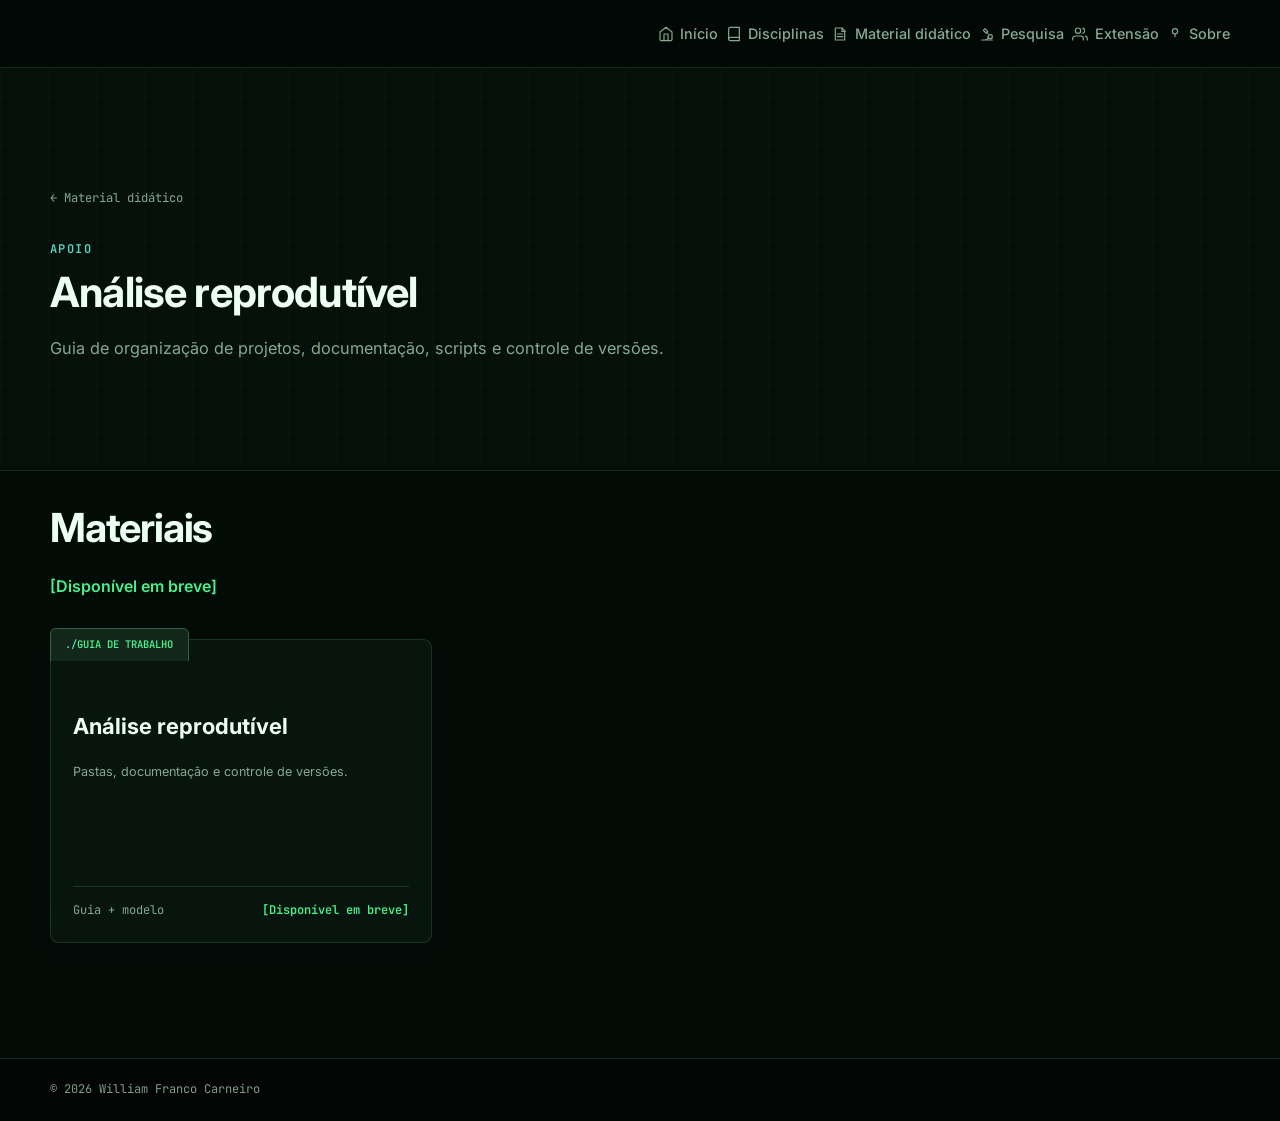
<file: metodos.html>
<!DOCTYPE html>
<html lang="pt-BR">
<head>
  <meta charset="UTF-8" />
  <meta name="viewport" content="width=device-width, initial-scale=1.0" />
  <title>Métodos e Reprodutibilidade | William Franco Carneiro</title>
  <meta name="description" content="Métodos e análise reprodutível - organização de projetos, controle de versões e documentação." />
  <meta property="og:type" content="website" />
  <meta property="og:site_name" content="William Franco Carneiro" />
  <meta property="og:title" content="Métodos e Reprodutibilidade | William Franco Carneiro" />
  <meta property="og:description" content="Métodos e análise reprodutível - organização de projetos, controle de versões e documentação." />
  <meta property="og:image" content="assets/og-professor-dark.png" />
  <meta property="og:locale" content="pt_BR" />
  <meta name="twitter:card" content="summary_large_image" />
  <meta name="twitter:title" content="Métodos e Reprodutibilidade | William Franco Carneiro" />
  <meta name="twitter:description" content="Métodos e análise reprodutível - organização de projetos, controle de versões e documentação." />
  <meta name="twitter:image" content="assets/og-professor-dark.png" />
  <meta name="theme-color" content="#030806" />
  <link rel="preconnect" href="https://fonts.googleapis.com" />
  <link rel="preconnect" href="https://fonts.gstatic.com" crossorigin />
  <link href="https://fonts.googleapis.com/css2?family=Inter:wght@400;500;600;700;800&family=JetBrains+Mono:wght@400;500;600;700&display=swap" rel="stylesheet" />
  <link rel="stylesheet" href="assets/styles.css?v=12" />
</head>
<body>
  <a class="skip-link" href="#conteudo">Pular para o conteúdo</a>

  <header class="site-header">
    <div class="container nav">
      <nav class="nav__links" id="primary-navigation" aria-label="Navegação">
        <a href="index.html"><svg class="nav__icon" viewBox="0 0 24 24" aria-hidden="true"><path d="M3 9l9-7 9 7v11a2 2 0 0 1-2 2H5a2 2 0 0 1-2-2z" fill="none" stroke="currentColor" stroke-width="1.8" stroke-linecap="round" stroke-linejoin="round"/><polyline points="9 22 9 12 15 12 15 22" fill="none" stroke="currentColor" stroke-width="1.8" stroke-linecap="round" stroke-linejoin="round"/></svg> Início</a>
        <a href="disciplinas.html"><svg class="nav__icon" viewBox="0 0 24 24" aria-hidden="true"><path d="M4 19.5A2.5 2.5 0 0 1 6.5 17H20" fill="none" stroke="currentColor" stroke-width="1.8" stroke-linecap="round" stroke-linejoin="round"/><path d="M6.5 2H20v20H6.5A2.5 2.5 0 0 1 4 19.5v-15A2.5 2.5 0 0 1 6.5 2z" fill="none" stroke="currentColor" stroke-width="1.8" stroke-linecap="round" stroke-linejoin="round"/></svg> Disciplinas</a>
        <a href="recursos.html"><svg class="nav__icon" viewBox="0 0 24 24" aria-hidden="true"><path d="M5 3h10l4 4v14H5z" fill="none" stroke="currentColor" stroke-width="1.8" stroke-linejoin="round"/><path d="M15 3v5h5M8 12h8M8 16h8" fill="none" stroke="currentColor" stroke-width="1.8" stroke-linecap="round"/></svg> Material didático</a>
        <a href="pesquisa.html"><svg class="nav__icon" viewBox="0 0 24 24" aria-hidden="true"><path d="M4 21h16M8 21a6 6 0 0 0 6-6v-1" fill="none" stroke="currentColor" stroke-width="1.8" stroke-linecap="round"/><path d="m9 4 4 4-2.5 2.5-4-4zM12 10l2 2" fill="none" stroke="currentColor" stroke-width="1.8" stroke-linejoin="round"/><circle cx="17" cy="16" r="3" fill="none" stroke="currentColor" stroke-width="1.8"/></svg> Pesquisa</a>
        <a href="extensao.html"><svg class="nav__icon" viewBox="0 0 24 24" aria-hidden="true"><path d="M17 21v-2a4 4 0 0 0-4-4H5a4 4 0 0 0-4 4v2" fill="none" stroke="currentColor" stroke-width="1.8" stroke-linecap="round" stroke-linejoin="round"/><circle cx="9" cy="7" r="4" fill="none" stroke="currentColor" stroke-width="1.8"/><path d="M23 21v-2a4 4 0 0 0-3-3.87M16 3.13a4 4 0 0 1 0 7.75" fill="none" stroke="currentColor" stroke-width="1.8" stroke-linecap="round"/></svg> Extensão</a>
        <a href="sobre.html"><svg class="nav__icon" viewBox="0 0 24 24" aria-hidden="true"><circle cx="12" cy="8" r="4" fill="none" stroke="currentColor" stroke-width="1.8"/><path d="M12 12v4" fill="none" stroke="currentColor" stroke-width="1.8" stroke-linecap="round"/></svg> Sobre</a>
      </nav>
      <button class="nav__toggle" type="button" aria-label="Abrir menu" aria-controls="primary-navigation" aria-expanded="false"><span></span><span></span><span></span></button>
    </div>
  </header>

  <main id="conteudo">
    <section class="page-hero">
      <div class="container">
        <a class="page-hero__back" href="recursos.html">← Material didático</a>
        <p class="section-kicker">Apoio</p>
        <h1>Análise reprodutível</h1>
        <p class="hero__lead">Guia de organização de projetos, documentação, scripts e controle de versões.</p>
      </div>
    </section>
    <section class="section section--overlay section--tight-top">
      <div class="container">
        <div class="page-section-heading"><h2>Materiais</h2><p><span class="status">Disponível em breve</span></p></div>
        <div class="material-grid">
          <article class="material-card"><div class="material-card__tab">Guia de trabalho</div><h3>Análise reprodutível</h3><p>Pastas, documentação e controle de versões.</p><div class="material-card__footer"><span>Guia + modelo</span><span class="status">Disponível em breve</span></div></article>
        </div>
      </div>
    </section>
  </main>
  <footer class="footer"><div class="container footer__inner"><p>© <span id="year">2026</span> William Franco Carneiro</p></div></footer>
  <script src="assets/main.js?v=12"></script>
</body>
</html>
</file>
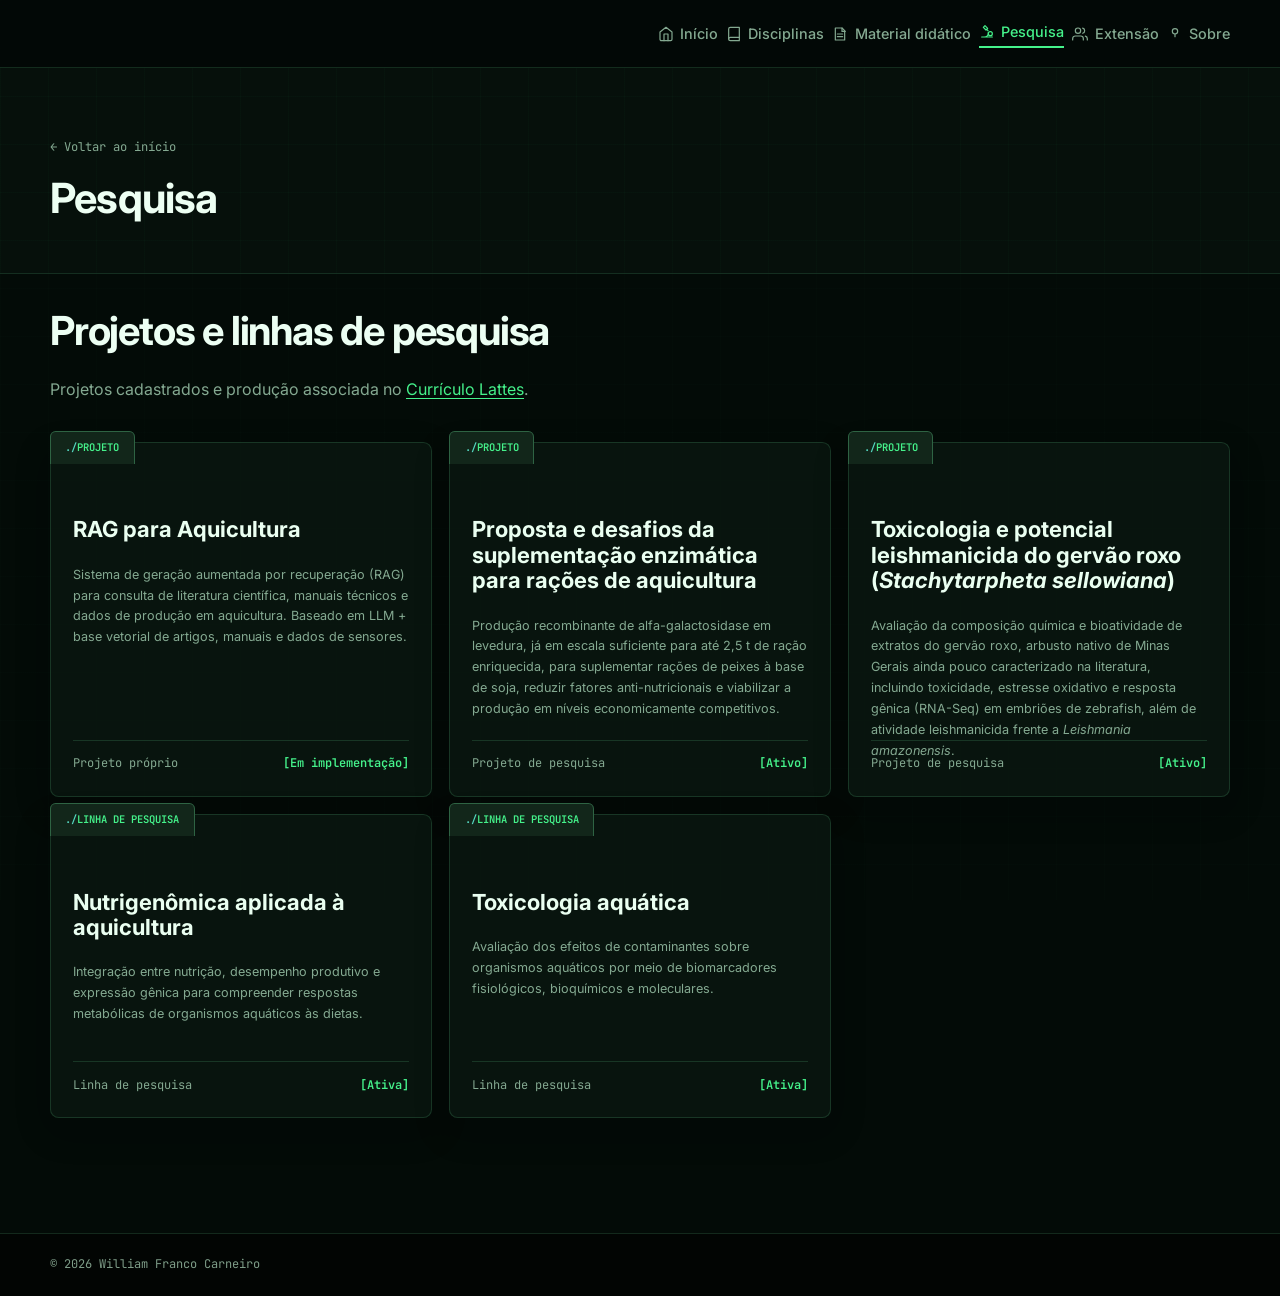
<file: pesquisa.html>
<!DOCTYPE html>
<html lang="pt-BR">
<head>
  <meta charset="UTF-8" />
  <meta name="viewport" content="width=device-width, initial-scale=1.0" />
  <title>Pesquisa | William Franco Carneiro</title>
  <meta name="description" content="Pesquisa de William Franco Carneiro - RAG para aquicultura, bioinformática, zootecnia de precisão." />
  <meta property="og:type" content="website" />
  <meta property="og:site_name" content="William Franco Carneiro" />
  <meta property="og:title" content="Pesquisa | William Franco Carneiro" />
  <meta property="og:description" content="Pesquisa de William Franco Carneiro - RAG para aquicultura, bioinformática, zootecnia de precisão." />
  <meta property="og:image" content="assets/og-professor-dark.png" />
  <meta property="og:locale" content="pt_BR" />
  <meta name="twitter:card" content="summary_large_image" />
  <meta name="twitter:title" content="Pesquisa | William Franco Carneiro" />
  <meta name="twitter:description" content="Pesquisa de William Franco Carneiro - RAG para aquicultura, bioinformática, zootecnia de precisão." />
  <meta name="twitter:image" content="assets/og-professor-dark.png" />
  <meta name="theme-color" content="#030806" />
  <link rel="preconnect" href="https://fonts.googleapis.com" />
  <link rel="preconnect" href="https://fonts.gstatic.com" crossorigin />
  <link href="https://fonts.googleapis.com/css2?family=Inter:wght@400;500;600;700;800&family=JetBrains+Mono:wght@400;500;600;700&display=swap" rel="stylesheet" />
  <link rel="stylesheet" href="assets/styles.css?v=12" />
</head>
<body>
  <a class="skip-link" href="#conteudo">Pular para o conteúdo</a>

  <header class="site-header">
    <div class="container nav">
      <nav class="nav__links" id="primary-navigation" aria-label="Navegação">
        <a href="index.html"><svg class="nav__icon" viewBox="0 0 24 24" aria-hidden="true"><path d="M3 9l9-7 9 7v11a2 2 0 0 1-2 2H5a2 2 0 0 1-2-2z" fill="none" stroke="currentColor" stroke-width="1.8" stroke-linecap="round" stroke-linejoin="round"/><polyline points="9 22 9 12 15 12 15 22" fill="none" stroke="currentColor" stroke-width="1.8" stroke-linecap="round" stroke-linejoin="round"/></svg> Início</a>
        <a href="disciplinas.html"><svg class="nav__icon" viewBox="0 0 24 24" aria-hidden="true"><path d="M4 19.5A2.5 2.5 0 0 1 6.5 17H20" fill="none" stroke="currentColor" stroke-width="1.8" stroke-linecap="round" stroke-linejoin="round"/><path d="M6.5 2H20v20H6.5A2.5 2.5 0 0 1 4 19.5v-15A2.5 2.5 0 0 1 6.5 2z" fill="none" stroke="currentColor" stroke-width="1.8" stroke-linecap="round" stroke-linejoin="round"/></svg> Disciplinas</a>
        <a href="recursos.html"><svg class="nav__icon" viewBox="0 0 24 24" aria-hidden="true"><path d="M5 3h10l4 4v14H5z" fill="none" stroke="currentColor" stroke-width="1.8" stroke-linejoin="round"/><path d="M15 3v5h5M8 12h8M8 16h8" fill="none" stroke="currentColor" stroke-width="1.8" stroke-linecap="round"/></svg> Material didático</a>
        <a href="pesquisa.html" aria-current="true"><svg class="nav__icon" viewBox="0 0 24 24" aria-hidden="true"><path d="M4 21h16M8 21a6 6 0 0 0 6-6v-1" fill="none" stroke="currentColor" stroke-width="1.8" stroke-linecap="round"/><path d="m9 4 4 4-2.5 2.5-4-4zM12 10l2 2" fill="none" stroke="currentColor" stroke-width="1.8" stroke-linejoin="round"/><circle cx="17" cy="16" r="3" fill="none" stroke="currentColor" stroke-width="1.8"/></svg> Pesquisa</a>
        <a href="extensao.html"><svg class="nav__icon" viewBox="0 0 24 24" aria-hidden="true"><path d="M17 21v-2a4 4 0 0 0-4-4H5a4 4 0 0 0-4 4v2" fill="none" stroke="currentColor" stroke-width="1.8" stroke-linecap="round" stroke-linejoin="round"/><circle cx="9" cy="7" r="4" fill="none" stroke="currentColor" stroke-width="1.8"/><path d="M23 21v-2a4 4 0 0 0-3-3.87M16 3.13a4 4 0 0 1 0 7.75" fill="none" stroke="currentColor" stroke-width="1.8" stroke-linecap="round"/></svg> Extensão</a>
        <a href="sobre.html"><svg class="nav__icon" viewBox="0 0 24 24" aria-hidden="true"><circle cx="12" cy="8" r="4" fill="none" stroke="currentColor" stroke-width="1.8"/><path d="M12 12v4" fill="none" stroke="currentColor" stroke-width="1.8" stroke-linecap="round"/></svg> Sobre</a>
      </nav>
      <button class="nav__toggle" type="button" aria-label="Abrir menu" aria-controls="primary-navigation" aria-expanded="false"><span></span><span></span><span></span></button>
    </div>
  </header>

  <main id="conteudo">
    <section class="page-hero page-hero--compact">
      <div class="container">
        <a class="page-hero__back" href="index.html">← Voltar ao início</a>
        <h1>Pesquisa</h1>
      </div>
    </section>
    <section class="section section--overlay research-projects">
      <div class="container">
        <div class="page-section-heading"><h2>Projetos e linhas de pesquisa</h2><p>Projetos cadastrados e produção associada no <a href="http://lattes.cnpq.br/3693425003320071" target="_blank" rel="noopener noreferrer">Currículo Lattes</a>.</p></div>
        <div class="material-grid">
          <article class="material-card">
            <div class="material-card__tab">Projeto</div>
            <h3>RAG para Aquicultura</h3>
            <p>Sistema de geração aumentada por recuperação (RAG) para consulta de literatura científica, manuais técnicos e dados de produção em aquicultura. Baseado em LLM + base vetorial de artigos, manuais e dados de sensores.</p>
            <div class="material-card__footer"><span>Projeto próprio</span><span class="status">Em implementação</span></div>
          </article>
          <article class="material-card">
            <div class="material-card__tab">Projeto</div>
            <h3>Proposta e desafios da suplementação enzimática para rações de aquicultura</h3>
            <p>Produção recombinante de alfa-galactosidase em levedura, já em escala suficiente para até 2,5 t de ração enriquecida, para suplementar rações de peixes à base de soja, reduzir fatores anti-nutricionais e viabilizar a produção em níveis economicamente competitivos.</p>
            <div class="material-card__footer"><span>Projeto de pesquisa</span><span class="status">Ativo</span></div>
          </article>
          <article class="material-card">
            <div class="material-card__tab">Projeto</div>
            <h3>Toxicologia e potencial leishmanicida do gervão roxo (<em>Stachytarpheta sellowiana</em>)</h3>
            <p>Avaliação da composição química e bioatividade de extratos do gervão roxo, arbusto nativo de Minas Gerais ainda pouco caracterizado na literatura, incluindo toxicidade, estresse oxidativo e resposta gênica (RNA-Seq) em embriões de zebrafish, além de atividade leishmanicida frente a <em>Leishmania amazonensis</em>.</p>
            <div class="material-card__footer"><span>Projeto de pesquisa</span><span class="status">Ativo</span></div>
          </article>
          <article class="material-card">
            <div class="material-card__tab">Linha de pesquisa</div>
            <h3>Nutrigenômica aplicada à aquicultura</h3>
            <p>Integração entre nutrição, desempenho produtivo e expressão gênica para compreender respostas metabólicas de organismos aquáticos às dietas.</p>
            <div class="material-card__footer"><span>Linha de pesquisa</span><span class="status">Ativa</span></div>
          </article>
          <article class="material-card">
            <div class="material-card__tab">Linha de pesquisa</div>
            <h3>Toxicologia aquática</h3>
            <p>Avaliação dos efeitos de contaminantes sobre organismos aquáticos por meio de biomarcadores fisiológicos, bioquímicos e moleculares.</p>
            <div class="material-card__footer"><span>Linha de pesquisa</span><span class="status">Ativa</span></div>
          </article>
        </div>
      </div>
    </section>
  </main>
  <footer class="footer"><div class="container footer__inner"><p>© <span id="year">2026</span> William Franco Carneiro</p></div></footer>
  <script src="assets/main.js?v=12"></script>
</body>
</html>
</file>
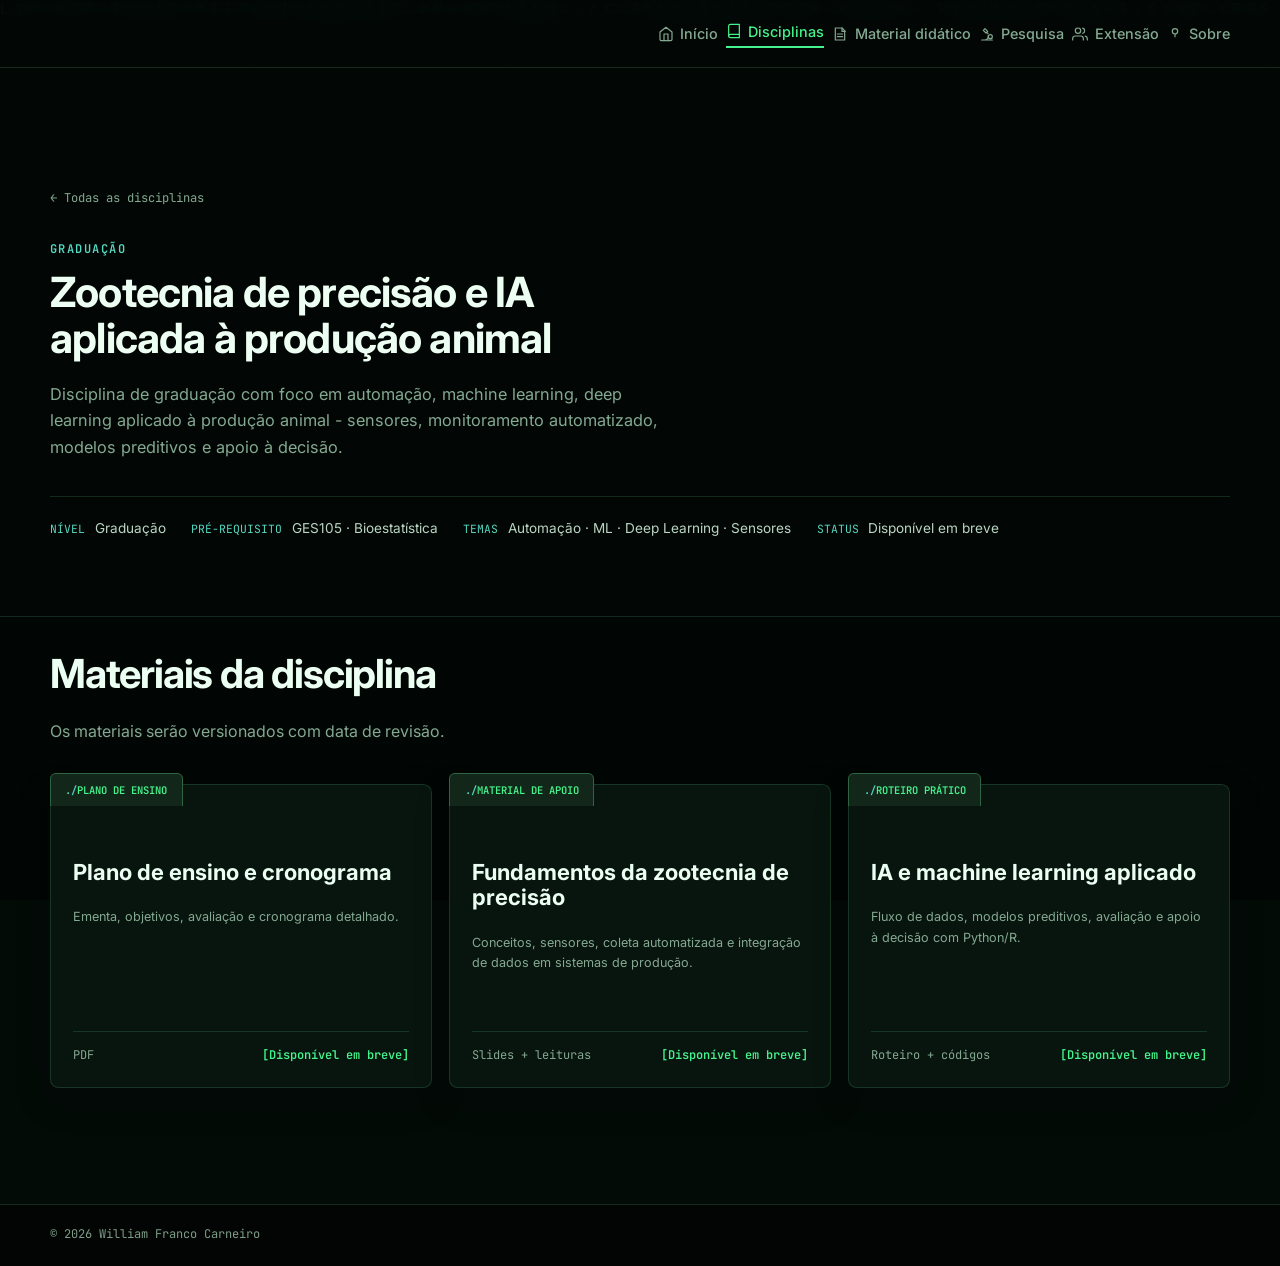
<file: precisao.html>
<!DOCTYPE html>
<html lang="pt-BR">
<head>
  <meta charset="UTF-8" />
  <meta name="viewport" content="width=device-width, initial-scale=1.0" />
  <title>Zootecnia de Precisão e IA | William Franco Carneiro</title>
  <meta name="description" content="Zootecnia de precisão e IA aplicada à produção animal - automação, machine learning, deep learning. Materiais disponíveis em breve." />
  <meta property="og:type" content="website" />
  <meta property="og:site_name" content="William Franco Carneiro" />
  <meta property="og:title" content="Zootecnia de Precisão e IA | William Franco Carneiro" />
  <meta property="og:description" content="Zootecnia de precisão e IA aplicada à produção animal - automação, machine learning, deep learning. Materiais disponíveis em breve." />
  <meta property="og:image" content="assets/og-professor-dark.png" />
  <meta property="og:locale" content="pt_BR" />
  <meta name="twitter:card" content="summary_large_image" />
  <meta name="twitter:title" content="Zootecnia de Precisão e IA | William Franco Carneiro" />
  <meta name="twitter:description" content="Zootecnia de precisão e IA aplicada à produção animal - automação, machine learning, deep learning. Materiais disponíveis em breve." />
  <meta name="twitter:image" content="assets/og-professor-dark.png" />
  <meta name="theme-color" content="#030806" />
  <link rel="preconnect" href="https://fonts.googleapis.com" />
  <link rel="preconnect" href="https://fonts.gstatic.com" crossorigin />
  <link href="https://fonts.googleapis.com/css2?family=Inter:wght@400;500;600;700;800&family=JetBrains+Mono:wght@400;500;600;700&display=swap" rel="stylesheet" />
  <link rel="stylesheet" href="assets/styles.css?v=12" />
</head>
<body>
  <a class="skip-link" href="#conteudo">Pular para o conteúdo</a>

  <div class="page-bg page-bg--precisao" aria-hidden="true">
    <div class="page-bg__slide" style="background-image:url('assets/img-bg-IA- 4.png')"></div>
    <div class="page-bg__slide" style="background-image:url('assets/bg-precisao 1.png')"></div>
  </div>
  <div class="theme-layer theme-layer--matrix is-active" aria-hidden="true"><canvas></canvas></div>

  <header class="site-header">
    <div class="container nav">
      <nav class="nav__links" id="primary-navigation" aria-label="Navegação">
        <a href="index.html"><svg class="nav__icon" viewBox="0 0 24 24" aria-hidden="true"><path d="M3 9l9-7 9 7v11a2 2 0 0 1-2 2H5a2 2 0 0 1-2-2z" fill="none" stroke="currentColor" stroke-width="1.8" stroke-linecap="round" stroke-linejoin="round"/><polyline points="9 22 9 12 15 12 15 22" fill="none" stroke="currentColor" stroke-width="1.8" stroke-linecap="round" stroke-linejoin="round"/></svg> Início</a>
        <a href="disciplinas.html" aria-current="true"><svg class="nav__icon" viewBox="0 0 24 24" aria-hidden="true"><path d="M4 19.5A2.5 2.5 0 0 1 6.5 17H20" fill="none" stroke="currentColor" stroke-width="1.8" stroke-linecap="round" stroke-linejoin="round"/><path d="M6.5 2H20v20H6.5A2.5 2.5 0 0 1 4 19.5v-15A2.5 2.5 0 0 1 6.5 2z" fill="none" stroke="currentColor" stroke-width="1.8" stroke-linecap="round" stroke-linejoin="round"/></svg> Disciplinas</a>
        <a href="recursos.html"><svg class="nav__icon" viewBox="0 0 24 24" aria-hidden="true"><path d="M5 3h10l4 4v14H5z" fill="none" stroke="currentColor" stroke-width="1.8" stroke-linejoin="round"/><path d="M15 3v5h5M8 12h8M8 16h8" fill="none" stroke="currentColor" stroke-width="1.8" stroke-linecap="round"/></svg> Material didático</a>
        <a href="pesquisa.html"><svg class="nav__icon" viewBox="0 0 24 24" aria-hidden="true"><path d="M4 21h16M8 21a6 6 0 0 0 6-6v-1" fill="none" stroke="currentColor" stroke-width="1.8" stroke-linecap="round"/><path d="m9 4 4 4-2.5 2.5-4-4zM12 10l2 2" fill="none" stroke="currentColor" stroke-width="1.8" stroke-linejoin="round"/><circle cx="17" cy="16" r="3" fill="none" stroke="currentColor" stroke-width="1.8"/></svg> Pesquisa</a>
        <a href="extensao.html"><svg class="nav__icon" viewBox="0 0 24 24" aria-hidden="true"><path d="M17 21v-2a4 4 0 0 0-4-4H5a4 4 0 0 0-4 4v2" fill="none" stroke="currentColor" stroke-width="1.8" stroke-linecap="round" stroke-linejoin="round"/><circle cx="9" cy="7" r="4" fill="none" stroke="currentColor" stroke-width="1.8"/><path d="M23 21v-2a4 4 0 0 0-3-3.87M16 3.13a4 4 0 0 1 0 7.75" fill="none" stroke="currentColor" stroke-width="1.8" stroke-linecap="round"/></svg> Extensão</a>
        <a href="sobre.html"><svg class="nav__icon" viewBox="0 0 24 24" aria-hidden="true"><circle cx="12" cy="8" r="4" fill="none" stroke="currentColor" stroke-width="1.8"/><path d="M12 12v4" fill="none" stroke="currentColor" stroke-width="1.8" stroke-linecap="round"/></svg> Sobre</a>
      </nav>
      <button class="nav__toggle" type="button" aria-label="Abrir menu" aria-controls="primary-navigation" aria-expanded="false"><span></span><span></span><span></span></button>
    </div>
  </header>

  <main id="conteudo">
    <section class="page-hero">
      <div class="container">
        <a class="page-hero__back" href="disciplinas.html">← Todas as disciplinas</a>
        <p class="section-kicker">Graduação</p>
        <h1>Zootecnia de precisão e IA aplicada à produção animal</h1>
        <p class="hero__lead">Disciplina de graduação com foco em automação, machine learning, deep learning aplicado à produção animal - sensores, monitoramento automatizado, modelos preditivos e apoio à decisão.</p>
        <dl class="page-hero__facts">
          <div><dt>Nível</dt><dd>Graduação</dd></div>
          <div><dt>Pré-requisito</dt><dd>GES105 · Bioestatística</dd></div>
          <div><dt>Temas</dt><dd>Automação · ML · Deep Learning · Sensores</dd></div>
          <div><dt>Status</dt><dd>Disponível em breve</dd></div>
        </dl>
      </div>
    </section>
    <section class="section section--overlay section--tight-top">
      <div class="container">
        <div class="page-section-heading"><h2>Materiais da disciplina</h2><p>Os materiais serão versionados com data de revisão.</p></div>
        <div class="material-grid">
          <article class="material-card">
            <div class="material-card__tab">Plano de ensino</div>
            <h3>Plano de ensino e cronograma</h3>
            <p>Ementa, objetivos, avaliação e cronograma detalhado.</p>
            <div class="material-card__footer"><span>PDF</span><span class="status">Disponível em breve</span></div>
          </article>
          <article class="material-card">
            <div class="material-card__tab">Material de apoio</div>
            <h3>Fundamentos da zootecnia de precisão</h3>
            <p>Conceitos, sensores, coleta automatizada e integração de dados em sistemas de produção.</p>
            <div class="material-card__footer"><span>Slides + leituras</span><span class="status">Disponível em breve</span></div>
          </article>
          <article class="material-card">
            <div class="material-card__tab">Roteiro prático</div>
            <h3>IA e machine learning aplicado</h3>
            <p>Fluxo de dados, modelos preditivos, avaliação e apoio à decisão com Python/R.</p>
            <div class="material-card__footer"><span>Roteiro + códigos</span><span class="status">Disponível em breve</span></div>
          </article>
        </div>
      </div>
    </section>
  </main>
  <footer class="footer"><div class="container footer__inner"><p>© <span id="year">2026</span> William Franco Carneiro</p></div></footer>
  <script src="assets/main.js?v=12"></script>
</body>
</html>
</file>
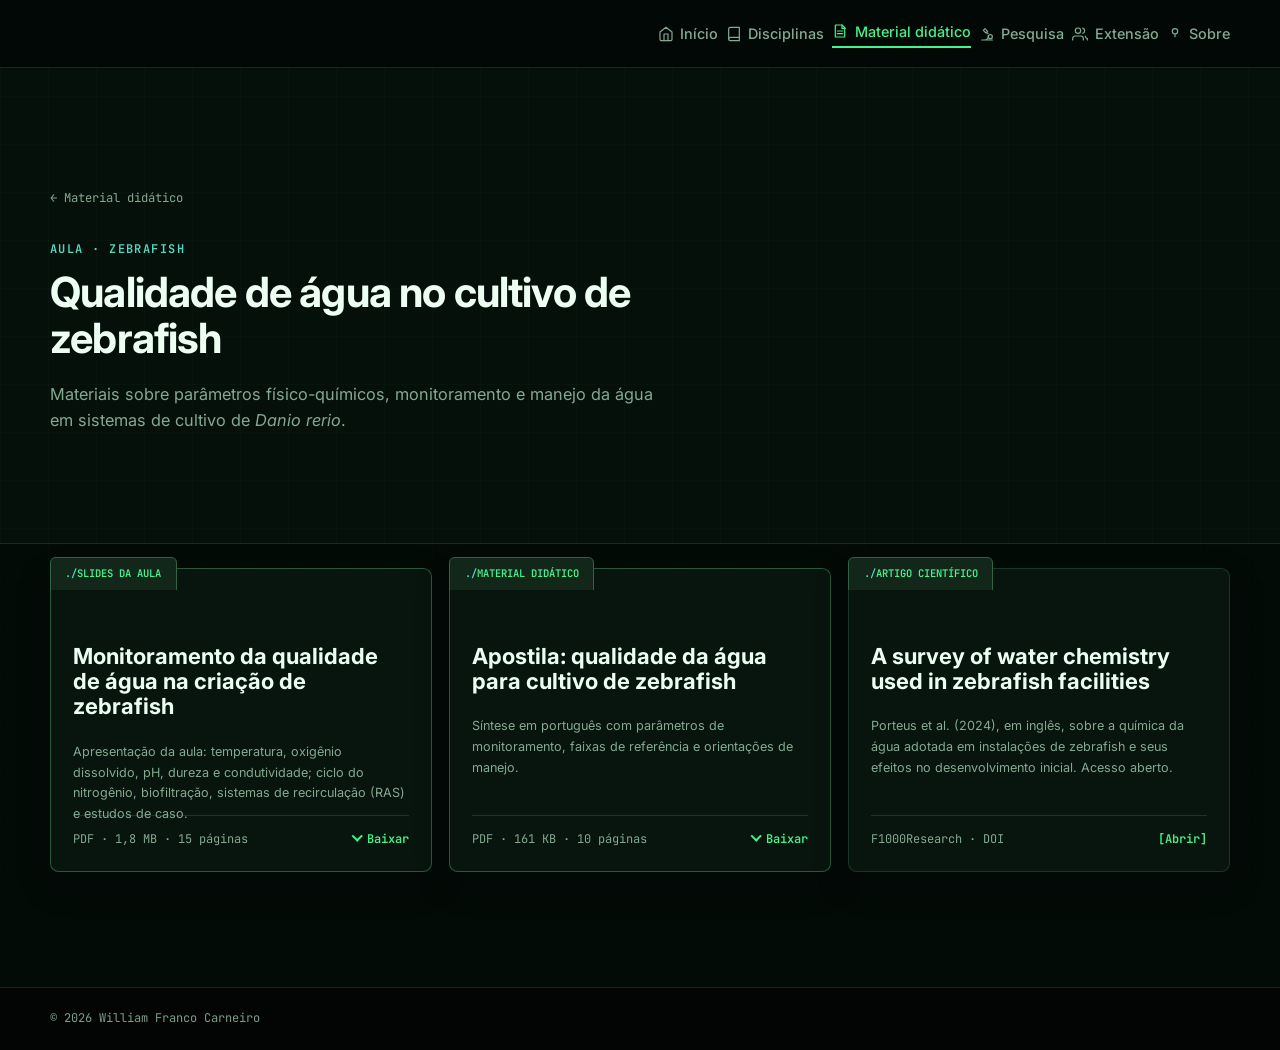
<file: qualidade-agua-zebrafish.html>
<!DOCTYPE html>
<html lang="pt-BR">
<head>
  <meta charset="UTF-8" />
  <meta name="viewport" content="width=device-width, initial-scale=1.0" />
  <title>Qualidade de água no cultivo de zebrafish | William Franco Carneiro</title>
  <meta name="description" content="Apostila didática e artigo de referência sobre qualidade da água no cultivo de zebrafish." />
  <meta property="og:type" content="website" />
  <meta property="og:site_name" content="William Franco Carneiro" />
  <meta property="og:title" content="Qualidade de água no cultivo de zebrafish | William Franco Carneiro" />
  <meta property="og:description" content="Apostila didática e artigo de referência sobre qualidade da água no cultivo de zebrafish." />
  <meta property="og:image" content="assets/og-professor-dark.png" />
  <meta property="og:locale" content="pt_BR" />
  <meta name="twitter:card" content="summary_large_image" />
  <meta name="twitter:title" content="Qualidade de água no cultivo de zebrafish | William Franco Carneiro" />
  <meta name="twitter:description" content="Apostila didática e artigo de referência sobre qualidade da água no cultivo de zebrafish." />
  <meta name="twitter:image" content="assets/og-professor-dark.png" />
  <meta name="theme-color" content="#030806" />
  <link rel="preconnect" href="https://fonts.googleapis.com" />
  <link rel="preconnect" href="https://fonts.gstatic.com" crossorigin />
  <link href="https://fonts.googleapis.com/css2?family=Inter:wght@400;500;600;700;800&family=JetBrains+Mono:wght@400;500;600;700&display=swap" rel="stylesheet" />
  <link rel="stylesheet" href="assets/styles.css?v=12" />
</head>
<body>
  <a class="skip-link" href="#conteudo">Pular para o conteúdo</a>

  <header class="site-header">
    <div class="container nav">
      <nav class="nav__links" id="primary-navigation" aria-label="Navegação">
        <a href="index.html"><svg class="nav__icon" viewBox="0 0 24 24" aria-hidden="true"><path d="M3 9l9-7 9 7v11a2 2 0 0 1-2 2H5a2 2 0 0 1-2-2z" fill="none" stroke="currentColor" stroke-width="1.8" stroke-linecap="round" stroke-linejoin="round"/><polyline points="9 22 9 12 15 12 15 22" fill="none" stroke="currentColor" stroke-width="1.8" stroke-linecap="round" stroke-linejoin="round"/></svg> Início</a>
        <a href="disciplinas.html"><svg class="nav__icon" viewBox="0 0 24 24" aria-hidden="true"><path d="M4 19.5A2.5 2.5 0 0 1 6.5 17H20" fill="none" stroke="currentColor" stroke-width="1.8" stroke-linecap="round" stroke-linejoin="round"/><path d="M6.5 2H20v20H6.5A2.5 2.5 0 0 1 4 19.5v-15A2.5 2.5 0 0 1 6.5 2z" fill="none" stroke="currentColor" stroke-width="1.8" stroke-linecap="round" stroke-linejoin="round"/></svg> Disciplinas</a>
        <a href="recursos.html" aria-current="true"><svg class="nav__icon" viewBox="0 0 24 24" aria-hidden="true"><path d="M5 3h10l4 4v14H5z" fill="none" stroke="currentColor" stroke-width="1.8" stroke-linejoin="round"/><path d="M15 3v5h5M8 12h8M8 16h8" fill="none" stroke="currentColor" stroke-width="1.8" stroke-linecap="round"/></svg> Material didático</a>
        <a href="pesquisa.html"><svg class="nav__icon" viewBox="0 0 24 24" aria-hidden="true"><path d="M4 21h16M8 21a6 6 0 0 0 6-6v-1" fill="none" stroke="currentColor" stroke-width="1.8" stroke-linecap="round"/><path d="m9 4 4 4-2.5 2.5-4-4zM12 10l2 2" fill="none" stroke="currentColor" stroke-width="1.8" stroke-linejoin="round"/><circle cx="17" cy="16" r="3" fill="none" stroke="currentColor" stroke-width="1.8"/></svg> Pesquisa</a>
        <a href="extensao.html"><svg class="nav__icon" viewBox="0 0 24 24" aria-hidden="true"><path d="M17 21v-2a4 4 0 0 0-4-4H5a4 4 0 0 0-4 4v2" fill="none" stroke="currentColor" stroke-width="1.8" stroke-linecap="round" stroke-linejoin="round"/><circle cx="9" cy="7" r="4" fill="none" stroke="currentColor" stroke-width="1.8"/><path d="M23 21v-2a4 4 0 0 1-3-3.87M16 3.13a4 4 0 0 1 0 7.75" fill="none" stroke="currentColor" stroke-width="1.8" stroke-linecap="round"/></svg> Extensão</a>
        <a href="sobre.html"><svg class="nav__icon" viewBox="0 0 24 24" aria-hidden="true"><circle cx="12" cy="8" r="4" fill="none" stroke="currentColor" stroke-width="1.8"/><path d="M12 12v4" fill="none" stroke="currentColor" stroke-width="1.8" stroke-linecap="round"/></svg> Sobre</a>
      </nav>
      <button class="nav__toggle" type="button" aria-label="Abrir menu" aria-controls="primary-navigation" aria-expanded="false"><span></span><span></span><span></span></button>
    </div>
  </header>

  <main id="conteudo">
    <section class="page-hero">
      <div class="container">
        <a class="page-hero__back" href="recursos.html">← Material didático</a>
        <p class="section-kicker">Aula · zebrafish</p>
        <h1>Qualidade de água no cultivo de zebrafish</h1>
        <p class="hero__lead">Materiais sobre parâmetros físico-químicos, monitoramento e manejo da água em sistemas de cultivo de <em>Danio rerio</em>.</p>
      </div>
    </section>

    <section class="section section--overlay section--tight-top">
      <div class="container">
        <div class="material-grid">
          <a class="material-card material-card--download" href="materiais/apoio/qualidade-agua-zebrafish.pdf" download>
            <div class="material-card__tab">Slides da aula</div>
            <h3>Monitoramento da qualidade de água na criação de zebrafish</h3>
            <p>Apresentação da aula: temperatura, oxigênio dissolvido, pH, dureza e condutividade; ciclo do nitrogênio, biofiltração, sistemas de recirculação (RAS) e estudos de caso.</p>
            <div class="material-card__footer"><span>PDF · 1,8 MB · 15 páginas</span><span class="status">Baixar</span></div>
          </a>
          <a class="material-card material-card--download" href="materiais/apoio/qualidade-agua-zebrafish-apostila.pdf" download>
            <div class="material-card__tab">Material didático</div>
            <h3>Apostila: qualidade da água para cultivo de zebrafish</h3>
            <p>Síntese em português com parâmetros de monitoramento, faixas de referência e orientações de manejo.</p>
            <div class="material-card__footer"><span>PDF · 161 KB · 10 páginas</span><span class="status">Baixar</span></div>
          </a>
          <a class="material-card" href="https://doi.org/10.12688/f1000research.134520.2" target="_blank" rel="noopener noreferrer">
            <div class="material-card__tab">Artigo científico</div>
            <h3>A survey of water chemistry used in zebrafish facilities</h3>
            <p>Porteus et al. (2024), em inglês, sobre a química da água adotada em instalações de zebrafish e seus efeitos no desenvolvimento inicial. Acesso aberto.</p>
            <div class="material-card__footer"><span>F1000Research · DOI</span><span class="status">Abrir</span></div>
          </a>
        </div>
      </div>
    </section>
  </main>

  <footer class="footer"><div class="container footer__inner"><p>© <span id="year">2026</span> William Franco Carneiro</p></div></footer>
  <script src="assets/main.js?v=12"></script>
</body>
</html>
</file>
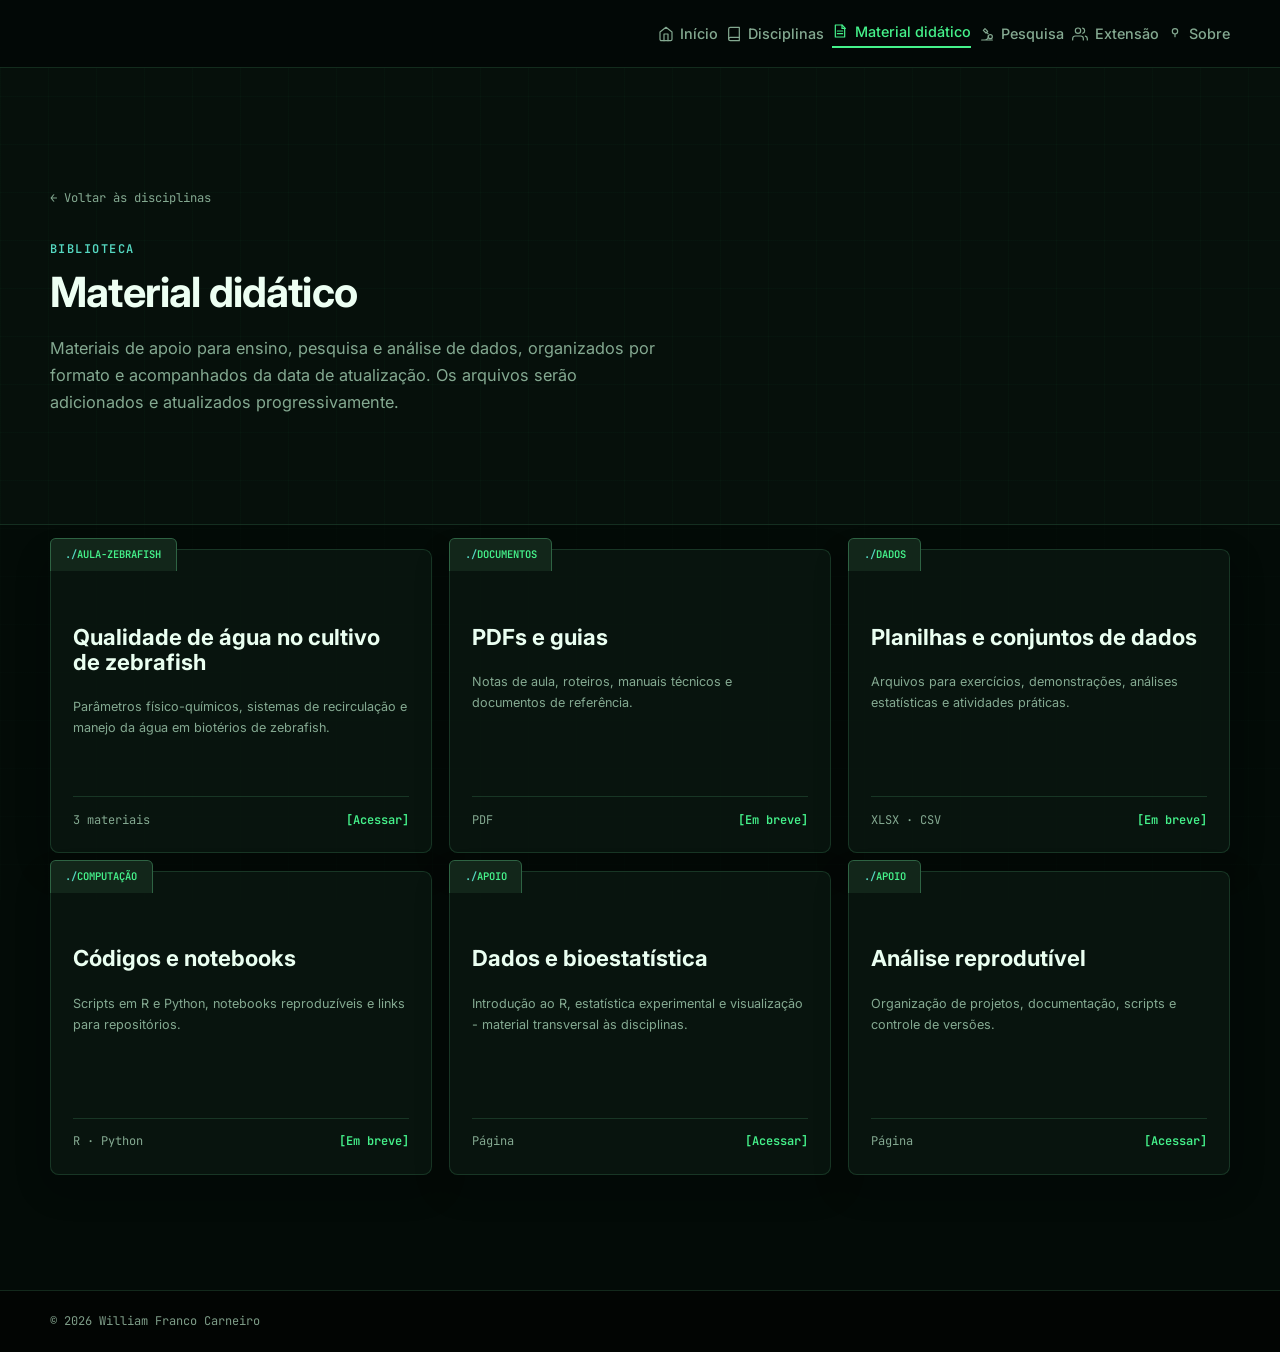
<file: recursos.html>
<!DOCTYPE html>
<html lang="pt-BR">
<head>
  <meta charset="UTF-8" />
  <meta name="viewport" content="width=device-width, initial-scale=1.0" />
  <title>Material didático | William Franco Carneiro</title>
  <meta name="description" content="Material didático: PDFs, planilhas, códigos, conjuntos de dados e links para ensino e pesquisa." />
  <meta property="og:type" content="website" />
  <meta property="og:site_name" content="William Franco Carneiro" />
  <meta property="og:title" content="Material didático | William Franco Carneiro" />
  <meta property="og:description" content="Material didático: PDFs, planilhas, códigos, conjuntos de dados e links para ensino e pesquisa." />
  <meta property="og:image" content="assets/og-professor-dark.png" />
  <meta property="og:locale" content="pt_BR" />
  <meta name="twitter:card" content="summary_large_image" />
  <meta name="twitter:title" content="Material didático | William Franco Carneiro" />
  <meta name="twitter:description" content="Material didático: PDFs, planilhas, códigos, conjuntos de dados e links para ensino e pesquisa." />
  <meta name="twitter:image" content="assets/og-professor-dark.png" />
  <meta name="theme-color" content="#030806" />
  <link rel="preconnect" href="https://fonts.googleapis.com" />
  <link rel="preconnect" href="https://fonts.gstatic.com" crossorigin />
  <link href="https://fonts.googleapis.com/css2?family=Inter:wght@400;500;600;700;800&family=JetBrains+Mono:wght@400;500;600;700&display=swap" rel="stylesheet" />
  <link rel="stylesheet" href="assets/styles.css?v=12" />
</head>
<body>
  <a class="skip-link" href="#conteudo">Pular para o conteúdo</a>

  <header class="site-header">
    <div class="container nav">
      <nav class="nav__links" id="primary-navigation" aria-label="Navegação">
        <a href="index.html"><svg class="nav__icon" viewBox="0 0 24 24" aria-hidden="true"><path d="M3 9l9-7 9 7v11a2 2 0 0 1-2 2H5a2 2 0 0 1-2-2z" fill="none" stroke="currentColor" stroke-width="1.8" stroke-linecap="round" stroke-linejoin="round"/><polyline points="9 22 9 12 15 12 15 22" fill="none" stroke="currentColor" stroke-width="1.8" stroke-linecap="round" stroke-linejoin="round"/></svg> Início</a>
        <a href="disciplinas.html"><svg class="nav__icon" viewBox="0 0 24 24" aria-hidden="true"><path d="M4 19.5A2.5 2.5 0 0 1 6.5 17H20" fill="none" stroke="currentColor" stroke-width="1.8" stroke-linecap="round" stroke-linejoin="round"/><path d="M6.5 2H20v20H6.5A2.5 2.5 0 0 1 4 19.5v-15A2.5 2.5 0 0 1 6.5 2z" fill="none" stroke="currentColor" stroke-width="1.8" stroke-linecap="round" stroke-linejoin="round"/></svg> Disciplinas</a>
        <a href="recursos.html" aria-current="true"><svg class="nav__icon" viewBox="0 0 24 24" aria-hidden="true"><path d="M5 3h10l4 4v14H5z" fill="none" stroke="currentColor" stroke-width="1.8" stroke-linejoin="round"/><path d="M15 3v5h5M8 12h8M8 16h8" fill="none" stroke="currentColor" stroke-width="1.8" stroke-linecap="round"/></svg> Material didático</a>
        <a href="pesquisa.html"><svg class="nav__icon" viewBox="0 0 24 24" aria-hidden="true"><path d="M4 21h16M8 21a6 6 0 0 0 6-6v-1" fill="none" stroke="currentColor" stroke-width="1.8" stroke-linecap="round"/><path d="m9 4 4 4-2.5 2.5-4-4zM12 10l2 2" fill="none" stroke="currentColor" stroke-width="1.8" stroke-linejoin="round"/><circle cx="17" cy="16" r="3" fill="none" stroke="currentColor" stroke-width="1.8"/></svg> Pesquisa</a>
        <a href="extensao.html"><svg class="nav__icon" viewBox="0 0 24 24" aria-hidden="true"><path d="M17 21v-2a4 4 0 0 0-4-4H5a4 4 0 0 0-4 4v2" fill="none" stroke="currentColor" stroke-width="1.8" stroke-linecap="round" stroke-linejoin="round"/><circle cx="9" cy="7" r="4" fill="none" stroke="currentColor" stroke-width="1.8"/><path d="M23 21v-2a4 4 0 0 0-3-3.87M16 3.13a4 4 0 0 1 0 7.75" fill="none" stroke="currentColor" stroke-width="1.8" stroke-linecap="round"/></svg> Extensão</a>
        <a href="sobre.html"><svg class="nav__icon" viewBox="0 0 24 24" aria-hidden="true"><circle cx="12" cy="8" r="4" fill="none" stroke="currentColor" stroke-width="1.8"/><path d="M12 12v4" fill="none" stroke="currentColor" stroke-width="1.8" stroke-linecap="round"/></svg> Sobre</a>
      </nav>
      <button class="nav__toggle" type="button" aria-label="Abrir menu" aria-controls="primary-navigation" aria-expanded="false"><span></span><span></span><span></span></button>
    </div>
  </header>

  <main id="conteudo">
    <section class="page-hero">
      <div class="container">
        <a class="page-hero__back" href="disciplinas.html">← Voltar às disciplinas</a>
        <p class="section-kicker">Biblioteca</p>
        <h1>Material didático</h1>
        <p class="hero__lead">Materiais de apoio para ensino, pesquisa e análise de dados, organizados por formato e acompanhados da data de atualização. Os arquivos serão adicionados e atualizados progressivamente.</p>
      </div>
    </section>

    <section class="section section--overlay section--tight-top">
      <div class="container">
        <div class="material-grid">
          <a class="material-card" href="qualidade-agua-zebrafish.html">
            <div class="material-card__tab">aula-zebrafish</div>
            <h3>Qualidade de água no cultivo de zebrafish</h3>
            <p>Parâmetros físico-químicos, sistemas de recirculação e manejo da água em biotérios de zebrafish.</p>
            <div class="material-card__footer"><span>3 materiais</span><span class="status">Acessar</span></div>
          </a>
          <article class="material-card">
            <div class="material-card__tab">Documentos</div>
            <h3>PDFs e guias</h3>
            <p>Notas de aula, roteiros, manuais técnicos e documentos de referência.</p>
            <div class="material-card__footer"><span>PDF</span><span class="status">Em breve</span></div>
          </article>
          <article class="material-card">
            <div class="material-card__tab">Dados</div>
            <h3>Planilhas e conjuntos de dados</h3>
            <p>Arquivos para exercícios, demonstrações, análises estatísticas e atividades práticas.</p>
            <div class="material-card__footer"><span>XLSX · CSV</span><span class="status">Em breve</span></div>
          </article>
          <article class="material-card">
            <div class="material-card__tab">Computação</div>
            <h3>Códigos e notebooks</h3>
            <p>Scripts em R e Python, notebooks reproduzíveis e links para repositórios.</p>
            <div class="material-card__footer"><span>R · Python</span><span class="status">Em breve</span></div>
          </article>
          <a class="material-card" href="dados.html">
            <div class="material-card__tab">Apoio</div>
            <h3>Dados e bioestatística</h3>
            <p>Introdução ao R, estatística experimental e visualização - material transversal às disciplinas.</p>
            <div class="material-card__footer"><span>Página</span><span class="status">Acessar</span></div>
          </a>
          <a class="material-card" href="metodos.html">
            <div class="material-card__tab">Apoio</div>
            <h3>Análise reprodutível</h3>
            <p>Organização de projetos, documentação, scripts e controle de versões.</p>
            <div class="material-card__footer"><span>Página</span><span class="status">Acessar</span></div>
          </a>
        </div>
      </div>
    </section>
  </main>

  <footer class="footer"><div class="container footer__inner"><p>© <span id="year">2026</span> William Franco Carneiro</p></div></footer>
  <script src="assets/main.js?v=12"></script>
</body>
</html>
</file>
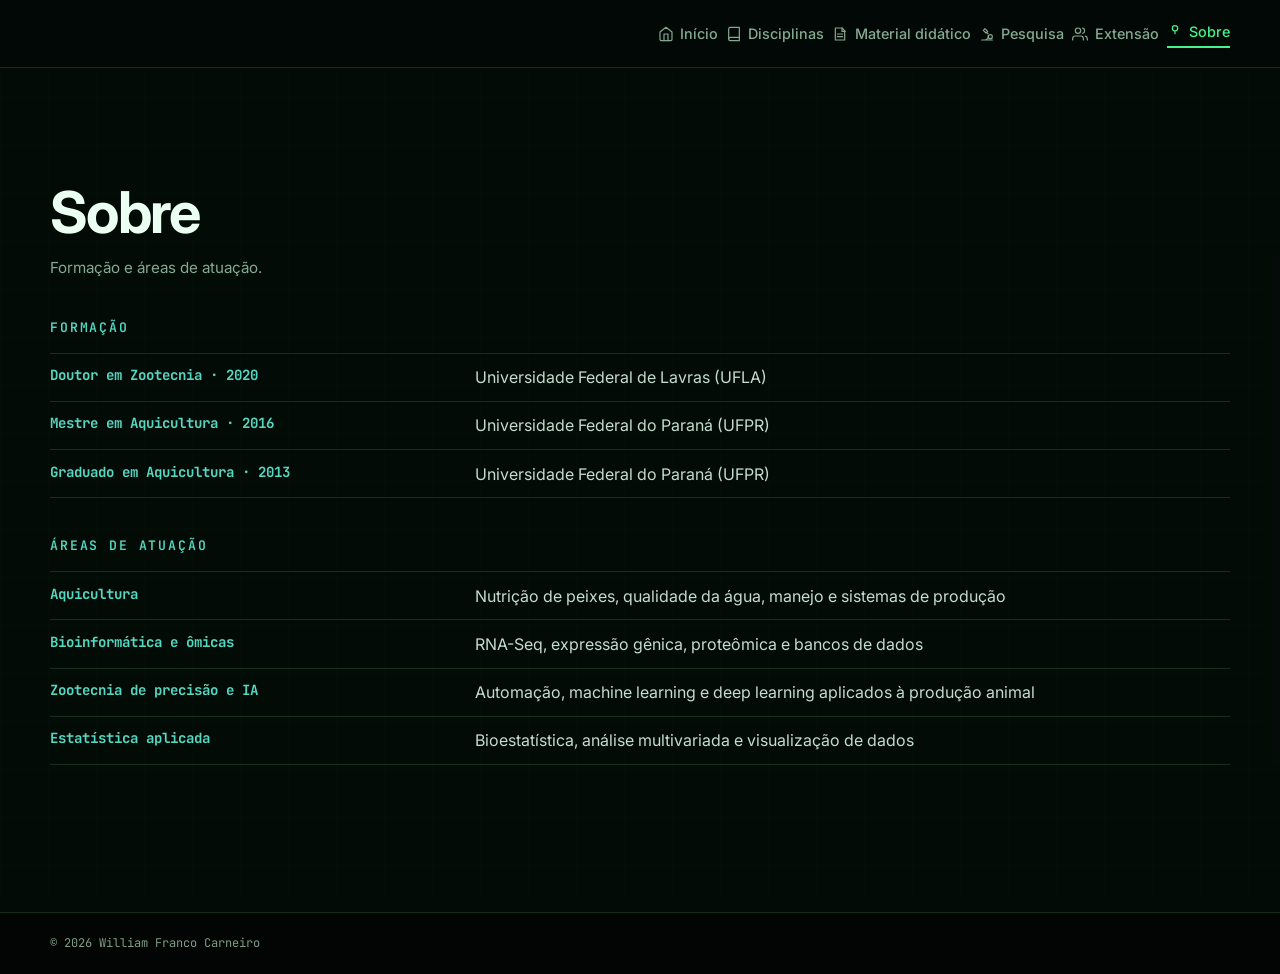
<file: sobre.html>
<!DOCTYPE html>
<html lang="pt-BR">
<head>
  <meta charset="UTF-8" />
  <meta name="viewport" content="width=device-width, initial-scale=1.0" />
  <title>Sobre | William Franco Carneiro</title>
  <meta name="description" content="Formação e áreas de atuação de William Franco Carneiro - doutor em Zootecnia, docente na UFLA." />
  <meta property="og:type" content="website" />
  <meta property="og:site_name" content="William Franco Carneiro" />
  <meta property="og:title" content="Sobre | William Franco Carneiro" />
  <meta property="og:description" content="Formação e áreas de atuação de William Franco Carneiro - doutor em Zootecnia, docente na UFLA." />
  <meta property="og:image" content="assets/og-professor-dark.png" />
  <meta property="og:locale" content="pt_BR" />
  <meta name="twitter:card" content="summary_large_image" />
  <meta name="twitter:title" content="Sobre | William Franco Carneiro" />
  <meta name="twitter:description" content="Formação e áreas de atuação de William Franco Carneiro - doutor em Zootecnia, docente na UFLA." />
  <meta name="twitter:image" content="assets/og-professor-dark.png" />
  <meta name="theme-color" content="#030806" />
  <link rel="preconnect" href="https://fonts.googleapis.com" />
  <link rel="preconnect" href="https://fonts.gstatic.com" crossorigin />
  <link href="https://fonts.googleapis.com/css2?family=Inter:wght@400;500;600;700;800&family=JetBrains+Mono:wght@400;500;600;700&display=swap" rel="stylesheet" />
  <link rel="stylesheet" href="assets/styles.css?v=12" />
</head>
<body class="about-page">
  <a class="skip-link" href="#conteudo">Pular para o conteúdo</a>

  <header class="site-header">
    <div class="container nav">
      <nav class="nav__links" id="primary-navigation" aria-label="Navegação">
        <a href="index.html"><svg class="nav__icon" viewBox="0 0 24 24" aria-hidden="true"><path d="M3 9l9-7 9 7v11a2 2 0 0 1-2 2H5a2 2 0 0 1-2-2z" fill="none" stroke="currentColor" stroke-width="1.8" stroke-linecap="round" stroke-linejoin="round"/><polyline points="9 22 9 12 15 12 15 22" fill="none" stroke="currentColor" stroke-width="1.8" stroke-linecap="round" stroke-linejoin="round"/></svg> Início</a>
        <a href="disciplinas.html"><svg class="nav__icon" viewBox="0 0 24 24" aria-hidden="true"><path d="M4 19.5A2.5 2.5 0 0 1 6.5 17H20" fill="none" stroke="currentColor" stroke-width="1.8" stroke-linecap="round" stroke-linejoin="round"/><path d="M6.5 2H20v20H6.5A2.5 2.5 0 0 1 4 19.5v-15A2.5 2.5 0 0 1 6.5 2z" fill="none" stroke="currentColor" stroke-width="1.8" stroke-linecap="round" stroke-linejoin="round"/></svg> Disciplinas</a>
        <a href="recursos.html"><svg class="nav__icon" viewBox="0 0 24 24" aria-hidden="true"><path d="M5 3h10l4 4v14H5z" fill="none" stroke="currentColor" stroke-width="1.8" stroke-linejoin="round"/><path d="M15 3v5h5M8 12h8M8 16h8" fill="none" stroke="currentColor" stroke-width="1.8" stroke-linecap="round"/></svg> Material didático</a>
        <a href="pesquisa.html"><svg class="nav__icon" viewBox="0 0 24 24" aria-hidden="true"><path d="M4 21h16M8 21a6 6 0 0 0 6-6v-1" fill="none" stroke="currentColor" stroke-width="1.8" stroke-linecap="round"/><path d="m9 4 4 4-2.5 2.5-4-4zM12 10l2 2" fill="none" stroke="currentColor" stroke-width="1.8" stroke-linejoin="round"/><circle cx="17" cy="16" r="3" fill="none" stroke="currentColor" stroke-width="1.8"/></svg> Pesquisa</a>
        <a href="extensao.html"><svg class="nav__icon" viewBox="0 0 24 24" aria-hidden="true"><path d="M17 21v-2a4 4 0 0 0-4-4H5a4 4 0 0 0-4 4v2" fill="none" stroke="currentColor" stroke-width="1.8" stroke-linecap="round" stroke-linejoin="round"/><circle cx="9" cy="7" r="4" fill="none" stroke="currentColor" stroke-width="1.8"/><path d="M23 21v-2a4 4 0 0 0-3-3.87M16 3.13a4 4 0 0 1 0 7.75" fill="none" stroke="currentColor" stroke-width="1.8" stroke-linecap="round"/></svg> Extensão</a>
        <a href="sobre.html" aria-current="true"><svg class="nav__icon" viewBox="0 0 24 24" aria-hidden="true"><circle cx="12" cy="8" r="4" fill="none" stroke="currentColor" stroke-width="1.8"/><path d="M12 12v4" fill="none" stroke="currentColor" stroke-width="1.8" stroke-linecap="round"/></svg> Sobre</a>
      </nav>
      <button class="nav__toggle" type="button" aria-label="Abrir menu" aria-controls="primary-navigation" aria-expanded="false"><span></span><span></span><span></span></button>
    </div>
  </header>

  <main id="conteudo">
    <section class="section section--overlay" style="border-top: 0;">
      <div class="container">
        <h1 class="list-title">Sobre</h1>
        <p class="list-lead">Formação e áreas de atuação.</p>

        <div class="list-group">
          <p class="list-group__label list-group__label--static">Formação</p>
          <div class="about-grid">
            <div class="about-entry">
              <strong>Doutor em Zootecnia · 2020</strong>
              <span>Universidade Federal de Lavras (UFLA)</span>
            </div>
            <div class="about-entry">
              <strong>Mestre em Aquicultura · 2016</strong>
              <span>Universidade Federal do Paraná (UFPR)</span>
            </div>
            <div class="about-entry">
              <strong>Graduado em Aquicultura · 2013</strong>
              <span>Universidade Federal do Paraná (UFPR)</span>
            </div>
          </div>
        </div>

        <div class="list-group">
          <p class="list-group__label list-group__label--static">Áreas de atuação</p>
          <div class="about-grid">
            <div class="about-entry"><strong>Aquicultura</strong><span>Nutrição de peixes, qualidade da água, manejo e sistemas de produção</span></div>
            <div class="about-entry"><strong>Bioinformática e ômicas</strong><span>RNA-Seq, expressão gênica, proteômica e bancos de dados</span></div>
            <div class="about-entry"><strong>Zootecnia de precisão e IA</strong><span>Automação, machine learning e deep learning aplicados à produção animal</span></div>
            <div class="about-entry"><strong>Estatística aplicada</strong><span>Bioestatística, análise multivariada e visualização de dados</span></div>
          </div>
        </div>
      </div>
    </section>
  </main>
  <footer class="footer"><div class="container footer__inner"><p>© <span id="year">2026</span> William Franco Carneiro</p></div></footer>
  <script src="assets/main.js?v=12"></script>
</body>
</html>
</file>
<file: assets/styles.css>
:root {
  --black: #030806;
  --ink: #06100b;
  --surface: #0a1710;
  --surface-2: #0d1d14;
  --surface-3: #12261a;
  --text: #dff9e8;
  --muted: #84a991;
  --green: #45f28b;
  --green-strong: #21d76c;
  --green-soft: rgba(69, 242, 139, 0.12);
  --cyan: #55d8c1;
  --yellow: #e4c65b;
  --orange: #ee8064;
  --blue: #6aa7ff;
  --line: rgba(107, 230, 155, 0.16);
  --line-strong: rgba(107, 230, 155, 0.32);
  --shadow: 0 26px 75px rgba(0, 0, 0, 0.45);
  --radius: 0.55rem;
  --radius-lg: 0.85rem;
  --max-width: 1180px;
  --font-sans: "Inter", system-ui, -apple-system, "Segoe UI", sans-serif;
  --font-mono: "JetBrains Mono", "SFMono-Regular", Consolas, monospace;
  --ease: 220ms ease;
}

*, *::before, *::after { box-sizing: border-box; }
html { scroll-behavior: smooth; scroll-padding-top: 7.5rem; }
body {
  margin: 0;
  background: var(--ink);
  color: var(--text);
  font-family: var(--font-sans);
  line-height: 1.65;
  -webkit-font-smoothing: antialiased;
}
.home {
  min-height: 100dvh;
  display: grid;
  grid-template-rows: auto minmax(0, 1fr) auto;
}
.home main { min-height: 0; }
body::before {
  content: "";
  position: fixed;
  inset: 0;
  z-index: -3;
  background-image:
    linear-gradient(rgba(69, 242, 139, 0.025) 1px, transparent 1px),
    linear-gradient(90deg, rgba(69, 242, 139, 0.025) 1px, transparent 1px);
  background-size: 48px 48px;
  pointer-events: none;
}
a { color: inherit; }
button { font: inherit; }
ul, ol, dl, dd { margin: 0; padding: 0; }
ul, ol { list-style: none; }
h1, h2, h3, h4, p { margin-top: 0; }
img { max-width: 100%; display: block; }

.container { width: min(100% - 3rem, var(--max-width)); margin-inline: auto; }
.skip-link {
  position: fixed;
  left: 1rem;
  top: 1rem;
  z-index: 200;
  transform: translateY(-170%);
  padding: 0.65rem 1rem;
  border-radius: var(--radius);
  background: var(--green);
  color: var(--black);
  font-weight: 800;
}
.skip-link:focus { transform: translateY(0); }
a:focus-visible, button:focus-visible, summary:focus-visible { outline: 3px solid var(--yellow); outline-offset: 4px; }

/* ---------- fundos das disciplinas ---------- */
.page-bg {
  position: fixed;
  inset: 0;
  z-index: -2;
  background-size: cover;
  background-position: center;
  background-color: #030806;
  overflow: hidden;
}
.page-bg__slide {
  position: absolute;
  inset: 0;
  z-index: 0;
  background-size: cover;
  background-position: center;
  opacity: 0;
  animation: heroBgFade 72s ease-in-out infinite;
}
.page-bg__slide:nth-child(1) { animation-delay: 0s; }
.page-bg__slide:nth-child(2) { animation-delay: -36s; }
.page-bg--precisao .page-bg__slide { filter: brightness(0.8); }
.page-bg .bioinfo-video {
  position: absolute;
  inset: 0;
  z-index: 0;
  width: 100%;
  height: 100%;
  object-fit: cover;
  filter: brightness(0.67);
}
.page-bg::after {
  content: "";
  position: absolute;
  inset: 0;
  z-index: 1;
  background: linear-gradient(rgba(3, 8, 6, 0.72), rgba(3, 8, 6, 0.96));
}
/* Disciplina de IA: overlay leve - a chuva matrix já tem o próprio escurecimento por cima */
.page-bg--precisao::after {
  background: linear-gradient(rgba(3, 8, 6, 0.18), rgba(3, 8, 6, 0.34));
}
.bio-sequence {
  position: fixed;
  inset: 0;
  z-index: -1;
  overflow: hidden;
  pointer-events: none;
}
.bio-sequence span {
  position: absolute;
  color: rgba(85, 216, 193, 0.18);
  font-family: var(--font-mono);
  font-size: clamp(0.8rem, 1.3vw, 1.1rem);
  letter-spacing: 0.12em;
  white-space: nowrap;
  animation: bioSequence 18s linear infinite;
}
.bio-sequence span:nth-child(1) { top: 18%; left: -22rem; }
.bio-sequence span:nth-child(2) { top: 37%; left: -32rem; animation-delay: -5s; }
.bio-sequence span:nth-child(3) { top: 63%; left: -26rem; animation-delay: -11s; }
.bio-sequence span:nth-child(4) { top: 81%; left: -36rem; animation-delay: -14s; }
@keyframes bioSequence { to { transform: translateX(calc(100vw + 42rem)); } }

.preparation-note { border-bottom: 1px solid var(--line); background: var(--black); color: var(--muted); font-family: var(--font-mono); font-size: 0.68rem; }
.preparation-note .container { display: flex; justify-content: center; gap: 0.5rem; padding-block: 0.5rem; text-align: center; }
.preparation-note strong { color: var(--green); font-weight: 600; }
.preparation-note strong::before { content: "status: "; color: var(--cyan); }

.site-header {
  position: sticky;
  top: 0;
  z-index: 50;
  background: rgba(3, 8, 6, 0.9);
  border-bottom: 1px solid var(--line);
  backdrop-filter: blur(14px);
}
.nav { min-height: 4.2rem; display: flex; align-items: center; justify-content: flex-end; gap: 2rem; }
.nav__links { display: flex; align-items: center; gap: 0.5rem; }
.nav__links a { display: inline-flex; align-items: center; gap: 0.4rem; color: var(--muted); font-family: var(--font-sans); font-size: 0.9rem; font-weight: 500; text-decoration: none; }
.nav__links a:hover, .nav__links a[aria-current="true"] { color: var(--green); }
.nav__links a[aria-current="true"] { border-bottom: 2px solid var(--green); padding-bottom: 0.15rem; }
.nav__icon { width: 1rem; height: 1rem; flex: 0 0 auto; }
.nav__toggle { display: none; width: 2.8rem; height: 2.8rem; padding: 0.65rem; border: 1px solid var(--line); border-radius: var(--radius); background: var(--surface); cursor: pointer; }
.nav__toggle span { display: block; height: 2px; margin: 4px 0; background: var(--green); transition: transform var(--ease), opacity var(--ease); }
.nav__toggle[aria-expanded="true"] span:nth-child(1) { transform: translateY(6px) rotate(45deg); }
.nav__toggle[aria-expanded="true"] span:nth-child(2) { opacity: 0; }
.nav__toggle[aria-expanded="true"] span:nth-child(3) { transform: translateY(-6px) rotate(-45deg); }

/* ---------- hero single viewport ---------- */
.hero-single {
  position: relative;
  min-height: 100%;
  height: 100%;
  display: flex;
  align-items: flex-end;
  justify-content: flex-start;
  padding: 0 clamp(1.5rem, 3vw, 3rem) 2rem;
}
.hero-single .container {
  position: relative;
  width: 100%;
  max-width: 100%;
  padding: 0;
}
.hero-single__name {
  margin: 0 0 1.2rem;
  color: #eafff1;
  font-weight: 700;
  letter-spacing: -0.02em;
  font-size: clamp(1.8rem, 4vw, 2.8rem);
  line-height: 1.1;
  mix-blend-mode: difference;
  filter: drop-shadow(0 2px 8px rgba(0,0,0,0.6));
}
.hero-single__info { margin-bottom: 1.6rem; }
.hero-single__role {
  margin: 0 0 0.4rem;
  color: var(--cyan);
  font-family: var(--font-mono);
  font-size: clamp(0.7rem, 1.2vw, 0.9rem);
}
.hero-single__institution {
  margin: 0;
  color: var(--muted);
  font-family: var(--font-mono);
  font-size: clamp(0.65rem, 1vw, 0.8rem);
}
.hero-single__links { display: flex; gap: 1rem; }
.hero-single__links a {
  display: inline-flex;
  align-items: center;
  justify-content: center;
  width: 2.6rem;
  height: 2.6rem;
  border: 1px solid var(--line);
  border-radius: var(--radius);
  background: rgba(10, 23, 16, 0.6);
  color: var(--muted);
  transition: color var(--ease), border-color var(--ease), background var(--ease);
  backdrop-filter: blur(8px);
}
.hero-single__links a:hover { color: var(--green); border-color: var(--green); background: rgba(14, 138, 79, 0.15); }
.hero-single__links svg { width: 1.1rem; height: 1.1rem; }

/* ---------- hero background (blurred slideshow) ---------- */
.hero-bg {
  position: fixed;
  inset: 0;
  z-index: -2;
  overflow: hidden;
}
.hero-bg::after {
  content: "";
  position: absolute;
  inset: 0;
  z-index: 1;
  background: linear-gradient(180deg, rgba(3, 8, 6, 0.2) 0%, rgba(3, 8, 6, 0.55) 100%);
}
.hero-bg__slide {
  position: absolute;
  inset: 0;
  background-size: cover;
  background-position: center;
  filter: blur(0.3px) brightness(0.55) saturate(0.85);
  transform: scale(1.02);
  opacity: 0;
  animation: heroBgFade 180s ease-in-out infinite;
}
/* fotos já escuras na origem: +40% de brilho para não sumirem no fundo */
.hero-bg__slide--lift { filter: blur(0.3px) brightness(0.77) saturate(0.85); }
.hero-bg__slide:nth-child(1) { animation-delay: 0s; }
.hero-bg__slide:nth-child(2) { animation-delay: -30s; }
.hero-bg__slide:nth-child(3) { animation-delay: -60s; }
.hero-bg__slide:nth-child(4) { animation-delay: -90s; }
.hero-bg__slide:nth-child(5) { animation-delay: -120s; }
.hero-bg__slide:nth-child(6) { animation-delay: -150s; }
@keyframes heroBgFade {
  0%, 20% { opacity: 0.95; }
  22%, 96% { opacity: 0; }
  100% { opacity: 0.95; }
}
.button { display: inline-flex; align-items: center; justify-content: center; min-height: 3rem; padding: 0.65rem 1.05rem; border: 1px solid transparent; border-radius: var(--radius); font-family: var(--font-mono); font-size: 0.68rem; font-weight: 600; text-decoration: none; transition: transform var(--ease), background var(--ease), border-color var(--ease), box-shadow var(--ease); }
.button:hover { transform: translateY(-2px); }
.button--primary { background: var(--green); color: var(--black); box-shadow: 0 0 24px rgba(69, 242, 139, 0.14); }
.button--primary:hover { background: #70f5a5; }
.button--secondary { border-color: var(--line-strong); background: rgba(10, 23, 16, 0.76); color: var(--text); }
.button--secondary:hover { border-color: var(--green); }
.hero__facts { display: grid; grid-template-columns: repeat(3, 1fr); gap: 1rem; margin-top: 3.4rem; padding-top: 1.4rem; border-top: 1px solid var(--line); }
.hero__facts dt { color: var(--cyan); font-family: var(--font-mono); font-size: 0.58rem; text-transform: uppercase; }
.hero__facts dd { margin-top: 0.3rem; color: #bad5c3; font-size: 0.72rem; line-height: 1.45; }

.img-frame { margin: 0; overflow: hidden; border: 1px solid var(--line-strong); border-radius: var(--radius-lg); background: var(--surface); box-shadow: var(--shadow); }
.img-frame img { width: 100%; height: auto; }
.img-frame figcaption { padding: 0.7rem 1rem; border-top: 1px solid var(--line); color: var(--muted); font-family: var(--font-mono); font-size: 0.58rem; text-transform: uppercase; letter-spacing: 0.06em; }
.img-frame figcaption::before { content: "▸ "; color: var(--green); }

.section { padding: clamp(5.2rem, 9vw, 8rem) 0; border-top: 1px solid var(--line); }
.section:nth-of-type(even) { background: rgba(3, 8, 6, 0.72); }
.section--blue { background: var(--black) !important; color: var(--text); }
.section--warm { background: rgba(6, 16, 11, 0.85) !important; }
.section--overlay { background: rgba(3, 8, 6, 0.55) !important; }
.section--tight-top { padding-top: 1.5rem; }

.page-hero { padding: clamp(4.5rem, 9vw, 7.5rem) 0 clamp(3.2rem, 6vw, 5rem); }
.page-hero--compact { padding: clamp(2.7rem, 5vw, 4.2rem) 0 clamp(1.2rem, 2.5vw, 2rem); }
.page-hero--compact .page-hero__back { margin-bottom: 1.2rem; }
.page-hero--compact h1 { margin-bottom: 0; }
.page-hero h1 { max-width: 22ch; margin-bottom: 1.2rem; color: #edfff3; font-weight: 700; letter-spacing: -0.02em; font-size: clamp(1.7rem, 3.4vw, 2.6rem); line-height: 1.1; }
.page-hero .hero__lead { max-width: 62ch; }
.hero__lead { max-width: 61ch; margin-bottom: 2rem; color: var(--muted); font-size: 1.02rem; }
.page-hero__back { display: inline-flex; align-items: center; gap: 0.5rem; margin-bottom: 2rem; color: var(--muted); font-family: var(--font-mono); font-size: 0.76rem; text-decoration: none; }
.page-hero__back:hover { color: var(--green); }
.page-hero__facts { display: flex; flex-wrap: wrap; gap: 0.6rem 1.6rem; margin-top: 2.2rem; padding-top: 1.2rem; border-top: 1px solid var(--line); }
.page-hero__facts div { display: grid; grid-template-columns: auto 1fr; gap: 0.6rem; align-items: baseline; }
.page-hero__facts dt { color: var(--cyan); font-family: var(--font-mono); font-size: 0.71rem; text-transform: uppercase; }
.page-hero__facts dd { margin: 0; color: #bad5c3; font-size: 0.85rem; }
.page-hero__media { margin-top: 2.4rem; max-width: 34rem; }
.page-section-heading { margin-bottom: 2.5rem; }
.research-projects { padding-top: 1.5rem; }
.page-section-heading h2 { margin-bottom: 0.7rem; color: #ecfff3; font-weight: 700; letter-spacing: -0.03em; font-size: clamp(1.7rem, 3.4vw, 2.5rem); }
.page-section-heading p { max-width: 62ch; color: var(--muted); }
.page-section-heading a { color: var(--green); text-decoration: underline; text-underline-offset: 0.2em; }
.section-heading { max-width: 54rem; margin-bottom: 3.3rem; }
.section-heading h2, .contact h2 { margin-bottom: 0.9rem; color: #ecfff3; font-size: clamp(2rem, 4vw, 3.4rem); line-height: 1.05; font-weight: 700; letter-spacing: -0.04em; }
.section-heading > p:last-child { max-width: 62ch; color: var(--muted); }
.section-heading--light > p:last-child { color: var(--muted); }

.nav-card-grid { display: grid; grid-template-columns: repeat(3, 1fr); gap: 1rem; }
.nav-card { position: relative; display: block; padding: 1.5rem; border: 1px solid var(--line); border-top: 2px solid; border-radius: var(--radius); background: rgba(10, 23, 16, 0.85); text-decoration: none; transition: transform var(--ease), border-color var(--ease), box-shadow var(--ease); }
.nav-card:hover { transform: translateY(-4px); border-color: var(--line-strong); box-shadow: var(--shadow); }
.nav-card__icon { display: grid; place-items: center; width: 2.2rem; height: 2.2rem; border: 1px solid var(--line); border-radius: 0.3rem; background: var(--green-soft); color: var(--green); font-size: 0.9rem; }
.nav-card__kicker { margin-top: 1rem; color: var(--green); font-family: var(--font-mono); font-size: 0.58rem; text-transform: uppercase; letter-spacing: 0.08em; }
.nav-card__kicker::before { content: "// "; color: var(--cyan); }
.nav-card h3 { margin-top: 0.35rem; color: #e8fbef; font-size: 1.45rem; line-height: 1.1; }
.nav-card > p:not(.nav-card__kicker) { color: var(--muted); font-size: 0.8rem; margin-top: 0.7rem; }
.nav-card__cta { display: inline-flex; gap: 0.35rem; margin-top: 1.1rem; color: var(--green); font-family: var(--font-mono); font-size: 0.62rem; font-weight: 600; }
.nav-card--disciplinas { border-top-color: var(--green); }
.nav-card--pesquisa { border-top-color: var(--blue); }
.nav-card--pesquisa .nav-card__icon { color: var(--blue); border-color: rgba(106, 167, 255, 0.35); background: rgba(106, 167, 255, 0.1); }
.nav-card--extensao { border-top-color: var(--orange); }
.nav-card--extensao .nav-card__icon { color: var(--orange); border-color: rgba(238, 128, 100, 0.35); background: rgba(238, 128, 100, 0.1); }

.badge-construction { display: inline-flex; align-items: center; gap: 0.4rem; padding: 0.25rem 0.65rem; border: 1px solid rgba(238, 128, 100, 0.4); border-radius: 100px; background: rgba(238, 128, 100, 0.08); color: var(--orange); font-family: var(--font-mono); font-size: 0.75rem; font-weight: 600; text-transform: uppercase; letter-spacing: 0.06em; }
.badge-construction::before { content: "⏳"; font-size: 0.7rem; }

/* ---------- lista minimalista de disciplinas ---------- */
.crumbs { display: flex; gap: 0.5rem; margin-bottom: 2.2rem; color: var(--muted); font-family: var(--font-mono); font-size: 0.82rem; }
.crumbs a { color: var(--muted); text-decoration: none; }
.crumbs a:hover { color: var(--green); }
.crumbs span::before { content: "/ "; color: var(--line-strong); }
.list-title { margin-bottom: 0.8rem; color: #ecfff3; font-weight: 700; letter-spacing: -0.03em; font-size: clamp(2.4rem, 5vw, 3.6rem); line-height: 1.02; }
.list-lead { max-width: 52ch; margin-bottom: 3.2rem; color: var(--muted); font-size: 0.95rem; }
.list-group__label {
  display: flex;
  align-items: center;
  justify-content: space-between;
  gap: 0.75rem;
  margin-bottom: 0.6rem;
  padding: 0.3rem 0;
  color: var(--cyan);
  font-family: var(--font-mono);
  font-size: 0.82rem;
  font-weight: 600;
  text-transform: uppercase;
  letter-spacing: 0.14em;
  cursor: pointer;
  list-style: none;
  user-select: none;
}
.list-group__label::-webkit-details-marker { display: none; }
.list-group__label::after {
  content: "";
  flex: 0 0 auto;
  width: 0.5rem;
  height: 0.5rem;
  border-right: 2px solid currentColor;
  border-bottom: 2px solid currentColor;
  transform: rotate(45deg);
  transition: transform var(--ease);
}
.list-group[open] > .list-group__label::after { transform: rotate(-135deg); }
.list-group__label--static { cursor: default; }
.list-group__label--static::after { display: none; }
.list-group { margin-bottom: 3rem; }
.disc-row { display: grid; grid-template-columns: 4.2rem 1fr auto; gap: 1.4rem; align-items: start; padding: 1.6rem 0; border-top: 1px solid var(--line); text-decoration: none; transition: background var(--ease); }
.disc-row:last-child { border-bottom: 1px solid var(--line); }
.disc-row:hover { background: rgba(69, 242, 139, 0.04); }
.disc-row__tag { justify-self: start; margin-top: 0.35rem; padding: 0.3rem 0.6rem; border: 1px solid var(--line-strong); border-radius: 0.3rem; color: var(--green); font-family: var(--font-mono); font-size: 0.75rem; }
.disc-row h3 { margin-bottom: 0.25rem; color: #eafff1; font-size: 1.15rem; font-weight: 600; line-height: 1.2; }
.disc-row:hover h3 { color: var(--green); }
.disc-row__meta { margin-bottom: 0.45rem; color: var(--muted); font-size: 0.78rem; }
.disc-row__desc { max-width: 58ch; color: #b9d4c2; font-size: 0.82rem; }
.disc-row__soon { margin-top: 0.4rem; color: var(--muted); font-family: var(--font-mono); font-size: 0.75rem; letter-spacing: 0.12em; text-transform: uppercase; white-space: nowrap; }
.disc-row__soon::before { content: "[ "; color: var(--line-strong); }
.disc-row__soon::after { content: " ]"; color: var(--line-strong); }
@media (max-width: 740px) {
  .disc-row { grid-template-columns: 1fr; gap: 0.6rem; }
  .disc-row__soon { order: -1; }
}

.discipline-group__header { display: flex; justify-content: space-between; align-items: baseline; gap: 1rem; margin-bottom: 1rem; padding-bottom: 0.7rem; border-bottom: 1px solid var(--line); }
.discipline-group__header h3 { margin: 0; color: #e8fbef; font-family: var(--font-mono); font-size: 0.95rem; }
.discipline-group__header span { color: var(--muted); font-family: var(--font-mono); font-size: 0.62rem; }
.discipline-grid { display: grid; grid-template-columns: repeat(2, 1fr); gap: 1rem; }
.discipline-grid--single { grid-template-columns: minmax(0, 32rem); }
.discipline-card { position: relative; display: block; padding: 1.5rem; border: 1px solid var(--line); border-top: 2px solid; border-radius: var(--radius); background: rgba(10, 23, 16, 0.85); text-decoration: none; transition: transform var(--ease), border-color var(--ease), box-shadow var(--ease); }
.discipline-card:hover { transform: translateY(-4px); border-color: var(--line-strong); box-shadow: var(--shadow); }
.discipline-card--agua { border-top-color: var(--blue); }
.discipline-card--ia { border-top-color: var(--cyan); }
.discipline-card--bioinfo { border-top-color: var(--green); }
.discipline-card__level { color: var(--cyan); font-family: var(--font-mono); font-size: 0.58rem; text-transform: uppercase; letter-spacing: 0.06em; }
.discipline-card__badge { position: absolute; top: 1.5rem; right: 1.5rem; padding: 0.22rem 0.55rem; border: 1px solid rgba(106, 167, 255, 0.55); border-radius: 100px; background: rgba(106, 167, 255, 0.12); color: var(--blue); font-family: var(--font-mono); font-size: 0.5rem; font-weight: 600; text-transform: uppercase; }
.discipline-card h4 { margin-top: 0.5rem; color: #e8fbef; font-size: 1.2rem; line-height: 1.15; }
.discipline-card > p:not(.discipline-card__level) { color: var(--muted); font-size: 0.78rem; margin-top: 0.6rem; }
.discipline-card ul { display: flex; flex-wrap: wrap; gap: 0.4rem; margin-top: 1rem; }
.discipline-card li { padding: 0.25rem 0.55rem; border: 1px solid var(--line); border-radius: 100px; background: var(--green-soft); color: #a9cdb5; font-family: var(--font-mono); font-size: 0.75rem; }
.discipline-card__cta { display: inline-flex; gap: 0.35rem; margin-top: 1.2rem; color: var(--green); font-family: var(--font-mono); font-size: 0.62rem; font-weight: 600; }

.subject-grid { display: grid; grid-template-columns: repeat(auto-fit, minmax(14.5rem, 1fr)); gap: 1rem; }
.subject-card { position: relative; min-height: 24rem; overflow: hidden; padding: 1.5rem; border: 1px solid var(--line); border-top: 2px solid; border-radius: var(--radius); background: linear-gradient(160deg, var(--surface-2), var(--surface)); transition: transform var(--ease), box-shadow var(--ease), border-color var(--ease); }
.subject-card:hover { transform: translateY(-4px); border-color: var(--line-strong); box-shadow: var(--shadow); }
.subject-card__badge { position: absolute; top: 1.5rem; right: 1.5rem; z-index: 2; padding: 0.22rem 0.55rem; border: 1px solid rgba(106, 167, 255, 0.55); border-radius: 100px; background: rgba(106, 167, 255, 0.12); color: var(--blue); font-family: var(--font-mono); font-size: 0.5rem; font-weight: 600; text-transform: uppercase; letter-spacing: 0.06em; }
.subject-card::after { content: "ATCG"; position: absolute; right: -0.2rem; bottom: -1.35rem; color: rgba(69, 242, 139, 0.04); font-family: var(--font-mono); font-size: 4.5rem; font-weight: 700; }
.subject-card--blue { border-top-color: var(--blue); }.subject-card--blue .subject-card__number { color: var(--blue); }
.subject-card--green { border-top-color: var(--green); }.subject-card--green .subject-card__number { color: var(--green); }
.subject-card--orange { border-top-color: var(--orange); }.subject-card--orange .subject-card__number { color: var(--orange); }
.subject-card--yellow { border-top-color: var(--yellow); }.subject-card--yellow .subject-card__number { color: var(--yellow); }
.subject-card--cyan { border-top-color: var(--cyan); }.subject-card--cyan .subject-card__number { color: var(--cyan); }
.subject-card__number { font-family: var(--font-mono); font-size: 0.68rem; }
.subject-card__number::before { content: "module_"; color: var(--muted); }
.subject-card h3 { position: relative; z-index: 1; margin-top: 3rem; color: #e8fbef; font-size: 1.3rem; line-height: 1.15; }
.subject-card > p:not(.subject-card__number) { position: relative; z-index: 1; color: var(--muted); font-size: 0.82rem; }
.subject-card ul { position: relative; z-index: 1; display: flex; flex-wrap: wrap; gap: 0.4rem; margin-top: 1.3rem; }
.subject-card li { padding: 0.25rem 0.55rem; border: 1px solid var(--line); border-radius: 100px; background: var(--green-soft); color: #a9cdb5; font-family: var(--font-mono); font-size: 0.75rem; }

.material-toolbar { display: flex; justify-content: space-between; align-items: center; gap: 1.5rem; margin-bottom: 2rem; padding-bottom: 1.2rem; border-bottom: 1px solid var(--line); }
.filter-buttons { display: flex; flex-wrap: wrap; gap: 0.5rem; }
.filter-button { padding: 0.45rem 0.75rem; border: 1px solid var(--line); border-radius: 0.25rem; background: var(--surface); color: var(--muted); font-family: var(--font-mono); font-size: 0.75rem; cursor: pointer; }
.filter-button:hover, .filter-button.active { border-color: var(--green); background: var(--green); color: var(--black); }
.material-toolbar > p { margin: 0; color: var(--muted); font-family: var(--font-mono); font-size: 0.75rem; }
.material-grid { display: grid; grid-template-columns: repeat(3, 1fr); gap: 1.1rem; }
.material-card { position: relative; display: block; min-height: 19rem; padding: 2.25rem 1.35rem 1.35rem; border: 1px solid var(--line); border-radius: 0 var(--radius) var(--radius) var(--radius); background: rgba(10, 23, 16, 0.88); color: var(--text); text-decoration: none; box-shadow: 0 12px 35px rgba(0, 0, 0, 0.22); transition: transform var(--ease), border-color var(--ease), box-shadow var(--ease); }
/* só cartões clicáveis reagem ao passar o mouse - <article> não é link */
a.material-card:hover { transform: translateY(-4px); border-color: var(--line-strong); box-shadow: var(--shadow); }
.material-card:focus-visible { outline: 3px solid var(--yellow); outline-offset: 4px; }
.material-card[hidden] { display: none; }

/* cartão com arquivo para baixar */
.material-card--download { border-color: var(--line-strong); }
.material-card--download .status { color: var(--green); }
.material-card--download .status::before {
  content: "";
  display: inline-block;
  width: 0.7em;
  height: 0.7em;
  margin-right: 0.45em;
  border: 2px solid currentColor;
  border-top: 0;
  border-left: 0;
  transform: translateY(-0.15em) rotate(45deg);
}
.material-card--download .status::after { content: ""; }
.material-card__tab { position: absolute; top: -0.75rem; left: -1px; padding: 0.45rem 0.9rem; border: 1px solid var(--line-strong); border-bottom: 0; border-radius: 0.35rem 0.35rem 0 0; background: var(--surface-3); color: var(--green); font-family: var(--font-mono); font-size: 0.655rem; font-weight: 600; text-transform: uppercase; }
.material-card__tab::before { content: "./"; color: var(--cyan); }
.material-card__code { color: var(--cyan); font-family: var(--font-mono); font-size: 0.75rem; }
.material-card h3 { margin-top: 2.4rem; color: #eafff1; font-size: 1.38rem; line-height: 1.15; }
.material-card > p:not(.material-card__code) { color: var(--muted); font-size: 0.79rem; }
.material-card__footer { position: absolute; left: 1.35rem; right: 1.35rem; bottom: 1.35rem; display: flex; justify-content: space-between; align-items: center; padding-top: 0.85rem; border-top: 1px solid var(--line); color: var(--muted); font-family: var(--font-mono); font-size: 0.75rem; }
.status { color: var(--green); font-weight: 600; }
.status::before { content: "["; }.status::after { content: "]"; }

.student-layout { display: grid; grid-template-columns: minmax(220px, 0.65fr) minmax(0, 1.25fr) minmax(260px, 0.7fr); gap: clamp(2rem, 5vw, 4.5rem); align-items: start; }
.student-layout .section-heading { margin-bottom: 0; }
.student-rules { border-top: 1px solid var(--line); }
.rule { display: grid; grid-template-columns: 2.2rem 1fr; gap: 1rem; padding: 1.25rem 0; border-bottom: 1px solid var(--line); }
.rule > span { color: var(--green); font-family: var(--font-mono); font-size: 0.6rem; }
.rule h3 { margin-bottom: 0.25rem; color: #ddf8e6; font-size: 0.92rem; }
.rule p { margin-bottom: 0; color: var(--muted); font-size: 0.76rem; }
.notice-card { padding: 1.5rem; border: 1px solid var(--line-strong); border-radius: var(--radius); background: var(--green-soft); color: var(--text); box-shadow: inset 0 0 35px rgba(69, 242, 139, 0.035); }
.notice-card__label { color: var(--green); font-family: var(--font-mono); font-size: 0.58rem; text-transform: uppercase; }
.notice-card__label::before { content: "<"; }.notice-card__label::after { content: "/>"; }
.notice-card h3 { margin-top: 2.2rem; color: #eafff1; font-size: 1.38rem; line-height: 1.1; }
.notice-card > p:not(.notice-card__label) { color: var(--muted); font-size: 0.76rem; }
.notice-card > div { display: flex; justify-content: space-between; gap: 1rem; margin-top: 2rem; padding-top: 0.8rem; border-top: 1px solid var(--line); color: var(--muted); font-family: var(--font-mono); font-size: 0.75rem; }
.notice-card strong { color: var(--cyan); }

.guidance-grid { display: grid; grid-template-columns: 0.8fr 1fr 0.9fr; gap: clamp(2rem, 5vw, 4.5rem); align-items: start; }
.guidance-grid .section-heading { margin-bottom: 0; }
.guidance-topics, .guidance-process { padding-top: 0.6rem; }
.guidance-topics h3, .guidance-process h3 { margin-bottom: 1rem; color: #e5faec; font-family: var(--font-mono); font-size: 0.9rem; }
.guidance-status { margin-bottom: 0.8rem; padding: 0.45rem 0.75rem; border: 1px solid var(--line); border-left: 3px solid var(--yellow); border-radius: 0.35rem; background: rgba(228, 198, 91, 0.08); color: #cbb96a; font-family: var(--font-mono); font-size: 0.75rem; }
.guidance-status::before { content: "[ "; color: var(--yellow); }
.guidance-status::after { content: " ]"; color: var(--yellow); }
.guidance-topics li { display: grid; grid-template-columns: 2rem 1fr; gap: 0.6rem; padding: 0.7rem 0; border-top: 1px solid var(--line); color: #accab6; font-size: 0.75rem; }
.guidance-topics li span, .guidance-process li span { color: var(--green); font-family: var(--font-mono); font-size: 0.57rem; }
.guidance-process ol { display: grid; gap: 0.65rem; }
.guidance-process li { display: grid; grid-template-columns: 2rem 1fr; gap: 0.7rem; padding: 0.8rem; border: 1px solid var(--line); border-radius: 0.35rem; background: var(--surface-2); }
.guidance-process li span { display: grid; place-items: center; width: 1.7rem; height: 1.7rem; border: 1px solid var(--line-strong); border-radius: 50%; background: var(--green-soft); color: var(--green); }
.guidance-process p { margin: 0; color: var(--muted); font-size: 0.74rem; }

.faq-layout { display: grid; grid-template-columns: 0.7fr 1.3fr; gap: clamp(3rem, 8vw, 7rem); align-items: start; }
.faq-layout .section-heading { margin-bottom: 0; }
.faq-list { border-top: 1px solid var(--line); }
.faq-list details { border-bottom: 1px solid var(--line); }
.faq-list summary { position: relative; padding: 1.25rem 2.5rem 1.25rem 0; color: #dff9e8; font-family: var(--font-mono); font-size: 0.74rem; font-weight: 500; cursor: pointer; list-style: none; }
.faq-list summary::-webkit-details-marker { display: none; }
.faq-list summary::after { content: "+"; position: absolute; right: 0.4rem; top: 1.05rem; color: var(--green); font-family: var(--font-mono); font-size: 1.1rem; }
.faq-list details[open] summary::after { content: "−"; }
.faq-list details p { max-width: 64ch; padding-right: 2rem; color: var(--muted); font-size: 0.8rem; }

.about-grid { display: grid; grid-template-columns: 1fr 1.4fr; gap: clamp(2.5rem, 6vw, 5rem); align-items: start; }
.about-grid .section-heading { margin-bottom: 0; }
.about-page .list-lead { margin-bottom: 2rem; }
.about-page .list-group { margin-bottom: 2rem; }
.about-page .about-grid { grid-template-columns: 1fr; gap: 0; }
.about-entry { display: grid; grid-template-columns: minmax(13rem, 0.75fr) 1.4fr; gap: 1.25rem; padding: 0.65rem 0; border-top: 1px solid var(--line); }
.about-entry:last-child { border-bottom: 1px solid var(--line); }
.about-entry strong { color: var(--cyan); font-family: var(--font-mono); font-size: 0.88rem; }
.about-entry span { color: #c4dccd; font-size: 1rem; }
.about-list li { display: grid; grid-template-columns: 8.5rem 1fr; gap: 1rem; padding: 0.85rem 0; border-top: 1px solid var(--line); font-size: 0.8rem; }
.about-list li strong { color: var(--cyan); font-family: var(--font-mono); font-size: 0.6rem; text-transform: uppercase; letter-spacing: 0.05em; padding-top: 0.2rem; }
.about-list li span { color: #c4dccd; }

.contact { position: relative; overflow: hidden; padding: clamp(5rem, 9vw, 8rem) 0; border-top: 1px solid var(--line); background: var(--black); color: var(--text); }
.contact::after { content: "10110010  ATCG  00101101  AQUA  11010001"; position: absolute; right: 2rem; bottom: 0; color: rgba(69, 242, 139, 0.05); font-family: var(--font-mono); font-size: 1.7rem; white-space: nowrap; }
.contact__grid { position: relative; z-index: 1; display: grid; grid-template-columns: 1.2fr 0.8fr; gap: clamp(3rem, 8vw, 7rem); align-items: end; }
.section-kicker {
  margin-bottom: 0.6rem;
  color: var(--cyan);
  font-family: var(--font-mono);
  font-size: 0.75rem;
  font-weight: 600;
  text-transform: uppercase;
  letter-spacing: 0.12em;
}
.section-kicker--light { color: var(--green); }
.contact h2 { font-size: clamp(2.6rem, 5vw, 4.4rem); }
.contact p { max-width: 55ch; margin-bottom: 0; color: var(--muted); }
.contact__actions { display: flex; flex-wrap: wrap; justify-content: flex-end; align-items: center; gap: 1rem 1.3rem; }
.contact__actions > a:not(.button) { color: var(--muted); font-family: var(--font-mono); font-size: 0.63rem; text-decoration: none; }
.contact__actions > a:not(.button):hover { color: var(--green); }
.button--light { background: var(--green); color: var(--black); }
.footer { padding: 1.3rem 0; border-top: 1px solid var(--line); background: #020503; color: #7e9d88; }
.footer__inner { display: flex; justify-content: space-between; gap: 1rem; }
.footer p { margin: 0; font-family: var(--font-mono); font-size: 0.75rem; }

.reveal { opacity: 1; transform: none; }
.reveal.reveal--pending { opacity: 0; transform: translateY(16px); transition: opacity 600ms ease, transform 600ms ease; }
.reveal.reveal--pending.is-visible { opacity: 1; transform: none; }

.theme-layer {
  position: fixed;
  inset: 0;
  z-index: -1;
  opacity: 0;
  pointer-events: none;
  transition: opacity 600ms ease;
}
.theme-layer.is-active { opacity: 1; }

.theme-layer--bioinfo {
  background-image:
    radial-gradient(circle at 15% 20%, rgba(85, 216, 193, 0.12), transparent 34rem),
    radial-gradient(circle at 85% 75%, rgba(106, 167, 255, 0.12), transparent 32rem),
    url("data:image/svg+xml,%3Csvg xmlns='http://www.w3.org/2000/svg' width='160' height='160' viewBox='0 0 160 160'%3E%3Cg fill='none' stroke='%2355d8c1' stroke-width='1.4' opacity='0.16'%3E%3Cpath d='M0 40 Q 40 90 80 40 T 160 40'/%3E%3Cpath d='M0 110 Q 40 60 80 110 T 160 110'/%3E%3C/g%3E%3Cg stroke='%236aa7ff' stroke-width='1.2' opacity='0.14'%3E%3Cline x1='20' y1='48' x2='20' y2='102'/%3E%3Cline x1='50' y1='58' x2='50' y2='92'/%3E%3Cline x1='80' y1='40' x2='80' y2='110'/%3E%3Cline x1='110' y1='58' x2='110' y2='92'/%3E%3Cline x1='140' y1='48' x2='140' y2='102'/%3E%3C/g%3E%3Cg fill='%2345f28b' font-family='monospace' font-size='9' opacity='0.13'%3E%3Ctext x='6' y='22'%3E01001 ATCG%3C/text%3E%3Ctext x='86' y='70'%3EGCTA 10110%3C/text%3E%3Ctext x='26' y='138'%3Efit(model)%3C/text%3E%3Ctext x='96' y='152'%3E11010 CGTA%3C/text%3E%3C/g%3E%3C/svg%3E");
}
.theme-layer--bioinfo::after {
  content: "RNA_SEQ.fit(data)\Aalign(reads) -> genome\AQC_report: PASS\AATCG GATTACA 00110\Acounts.matrix\ADE_analysis.run()\A10110100  CTGA\Aquery(ncbi, gene)\Aplot_expression(pca)\A01101 TTGACCA";
  position: absolute;
  right: 2%;
  top: 8%;
  color: rgba(85, 216, 193, 0.09);
  font-family: var(--font-mono);
  font-size: 0.72rem;
  line-height: 3.2;
  letter-spacing: 0.1em;
  white-space: pre;
}

.theme-layer--agua {
  background-image:
    radial-gradient(circle at 80% 15%, rgba(106, 167, 255, 0.14), transparent 36rem),
    radial-gradient(circle at 15% 80%, rgba(85, 216, 193, 0.12), transparent 34rem),
    url("data:image/svg+xml,%3Csvg xmlns='http://www.w3.org/2000/svg' width='180' height='180' viewBox='0 0 180 180'%3E%3Cg fill='none' stroke='%236aa7ff' stroke-width='1.5' opacity='0.18'%3E%3Cpath d='M-10 30 Q 17.5 14 45 30 T 100 30 T 155 30 T 210 30'/%3E%3Cpath d='M-10 95 Q 17.5 79 45 95 T 100 95 T 155 95 T 210 95'/%3E%3Cpath d='M-10 160 Q 17.5 144 45 160 T 100 160 T 155 160 T 210 160'/%3E%3C/g%3E%3Cg fill='none' stroke='%2355d8c1' opacity='0.16'%3E%3Ccircle cx='30' cy='62' r='3.5'/%3E%3Ccircle cx='120' cy='52' r='2.5'/%3E%3Ccircle cx='150' cy='128' r='4'/%3E%3Ccircle cx='65' cy='122' r='2'/%3E%3Ccircle cx='95' cy='170' r='3'/%3E%3C/g%3E%3C/svg%3E");
}
.theme-layer--agua::after {
  content: "~ ~ ~ ~ ~ ~ ~ ~ ~ ~ ~ ~\AO₂ · pH · NH₃ · NO₂⁻ · temperatura\A~ ~ ~ ~ ~ ~ ~ ~ ~ ~ ~ ~\Amonitoramento da qualidade da água";
  position: absolute;
  right: 2%;
  top: 8%;
  color: rgba(106, 167, 255, 0.1);
  font-family: var(--font-mono);
  font-size: 0.68rem;
  line-height: 3.2;
  letter-spacing: 0.08em;
  white-space: pre;
  text-align: right;
}

.theme-layer--ia {
  background-image:
    radial-gradient(circle at 18% 22%, rgba(69, 242, 139, 0.1), transparent 34rem),
    radial-gradient(circle at 82% 78%, rgba(85, 216, 193, 0.11), transparent 32rem),
    url("data:image/svg+xml,%3Csvg xmlns='http://www.w3.org/2000/svg' width='160' height='160' viewBox='0 0 160 160'%3E%3Cg fill='none' stroke='%2355d8c1' stroke-width='1.2' opacity='0.15'%3E%3Ccircle cx='30' cy='30' r='8'/%3E%3Ccircle cx='130' cy='30' r='8'/%3E%3Ccircle cx='80' cy='80' r='10'/%3E%3Ccircle cx='30' cy='130' r='8'/%3E%3Ccircle cx='130' cy='130' r='8'/%3E%3Cline x1='30' y1='30' x2='80' y2='80'/%3E%3Cline x1='130' y1='30' x2='80' y2='80'/%3E%3Cline x1='30' y1='130' x2='80' y2='80'/%3E%3Cline x1='130' y1='130' x2='80' y2='80'/%3E%3Cline x1='30' y1='30' x2='130' y2='30'/%3E%3Cline x1='30' y1='130' x2='130' y2='130'/%3E%3C/g%3E%3Cg fill='%2345f28b' font-family='monospace' font-size='8' opacity='0.13'%3E%3Ctext x='8' y='18'%3Esensor%3C/text%3E%3Ctext x='102' y='18'%3Emodel%3C/text%3E%3Ctext x='52' y='154'%3Edecis%C3%A3o%3C/text%3E%3Ctext x='58' y='74'%3E01010%3C/text%3E%3C/g%3E%3C/svg%3E");
}
.theme-layer--ia::after {
  content: "sensor \u2192 features \u2192 model\Aprecision_livestock.fit(X)\Apredict(y)  95.2%\A01010  neural_net  11001\Avis\u00E3o computacional";
  position: absolute;
  right: 2%;
  top: 8%;
  color: rgba(85, 216, 193, 0.09);
  font-family: var(--font-mono);
  font-size: 0.68rem;
  line-height: 3.2;
  letter-spacing: 0.08em;
  white-space: pre;
  text-align: right;
}

/* ---------- Matrix rain for IA page ---------- */
.theme-layer--matrix {
  position: fixed;
  inset: 0;
  z-index: -1;
  opacity: 0;
  pointer-events: none;
  background: transparent;
  overflow: hidden;
}
.theme-layer--matrix.is-active { opacity: 1; }
.theme-layer--matrix::before {
  content: "";
  position: absolute;
  inset: 0;
  background: linear-gradient(rgba(3,8,6,0.88), rgba(3,8,6,0.94));
}
.theme-layer--matrix canvas {
  position: absolute;
  inset: 0;
  width: 100%;
  height: 100%;
  opacity: 0.61;
  filter: blur(0.6px) brightness(0.68);
}

.theme-layer--dados {
  background-image:
    radial-gradient(circle at 75% 18%, rgba(228, 198, 91, 0.1), transparent 32rem),
    radial-gradient(circle at 15% 82%, rgba(69, 242, 139, 0.08), transparent 30rem),
    url("data:image/svg+xml,%3Csvg xmlns='http://www.w3.org/2000/svg' width='180' height='180' viewBox='0 0 180 180'%3E%3Cg fill='none' stroke='%23e4c65b' stroke-width='1.4' opacity='0.14'%3E%3Cpath d='M20 140 L20 30 L170 30'/%3E%3C/g%3E%3Cg fill='%23e4c65b' opacity='0.18'%3E%3Crect x='38' y='95' width='16' height='45'/%3E%3Crect x='66' y='75' width='16' height='65'/%3E%3Crect x='94' y='55' width='16' height='85'/%3E%3Crect x='122' y='85' width='16' height='55'/%3E%3C/g%3E%3Cg fill='none' stroke='%2345f28b' opacity='0.16'%3E%3Ccircle cx='46' cy='90' r='2.5'/%3E%3Ccircle cx='74' cy='70' r='2.5'/%3E%3Ccircle cx='102' cy='50' r='3'/%3E%3Ccircle cx='130' cy='80' r='2.5'/%3E%3C/g%3E%3Cg fill='%2384a991' font-family='monospace' font-size='8' opacity='0.13'%3E%3Ctext x='22' y='22'%3Ep%26lt;0.05%3C/text%3E%3Ctext x='110' y='166'%3En=120%3C/text%3E%3C/g%3E%3C/svg%3E");
}
.theme-layer--dados::after {
  content: "mean ± sd  ·  ANOVA  ·  p<0.05\Aboxplot(data)  ·  lm(y~x)\Asummary(model)  ·  R²=0.87";
  position: absolute;
  right: 2%;
  top: 8%;
  color: rgba(228, 198, 91, 0.09);
  font-family: var(--font-mono);
  font-size: 0.66rem;
  line-height: 3.1;
  letter-spacing: 0.07em;
  white-space: pre;
  text-align: right;
}

@media (max-width: 1020px) {
  .nav__toggle { display: block; }
  .nav__links { position: absolute; top: 100%; left: 0; right: 0; display: none; flex-direction: column; align-items: stretch; gap: 0; padding: 0.7rem 1.5rem; border-top: 1px solid var(--line); border-bottom: 1px solid var(--line); background: rgba(3, 8, 6, 0.98); }
  .nav__links.open { display: flex; }
  .nav__links a { padding: 0.75rem 0; }
  .nav-card-grid { grid-template-columns: 1fr; }
  .discipline-grid { grid-template-columns: 1fr; }
  .discipline-grid--single { grid-template-columns: 1fr; }
  .subject-grid { grid-template-columns: repeat(2, 1fr); }
  .material-grid { grid-template-columns: repeat(2, 1fr); }
  .student-layout { grid-template-columns: 0.75fr 1.25fr; }
  .notice-card { grid-column: 1 / -1; }
  .guidance-grid { grid-template-columns: 1fr 1fr; }
  .guidance-grid .section-heading { grid-column: 1 / -1; }
  .about-grid { grid-template-columns: 1fr; }
}

@media (max-width: 740px) {
  .container { width: min(100% - 2rem, var(--max-width)); }
  .preparation-note .container { flex-direction: column; gap: 0; }
  .brand__text strong { font-size: 0.72rem; }
  .hero__facts { grid-template-columns: 1fr; }
  .hero__facts div { display: grid; grid-template-columns: 5rem 1fr; gap: 0.7rem; }
  .subject-grid, .material-grid, .student-layout, .guidance-grid, .faq-layout, .contact__grid { grid-template-columns: 1fr; }
  .subject-card { min-height: auto; }
  .subject-card h3 { margin-top: 2rem; }
  .material-toolbar { align-items: flex-start; flex-direction: column; }
  .notice-card, .guidance-grid .section-heading { grid-column: auto; }
  .contact__actions { justify-content: flex-start; }
  .footer__inner { flex-direction: column; }
  .about-list li { grid-template-columns: 1fr; gap: 0.2rem; }
  .about-entry { grid-template-columns: 1fr; gap: 0.2rem; }
}

@media (prefers-reduced-motion: reduce) {
  html { scroll-behavior: auto; }
  *, *::before, *::after { transition-duration: 0.01ms !important; animation-duration: 0.01ms !important; }
  .reveal.reveal--pending { opacity: 1; transform: none; }
  .hero-bg__slide { animation: none; opacity: 0; }
  .hero-bg__slide:nth-child(1) { opacity: 0.95; }
  .bio-sequence { display: none; }
  .bioinfo-video { display: none; }
}
</file>
